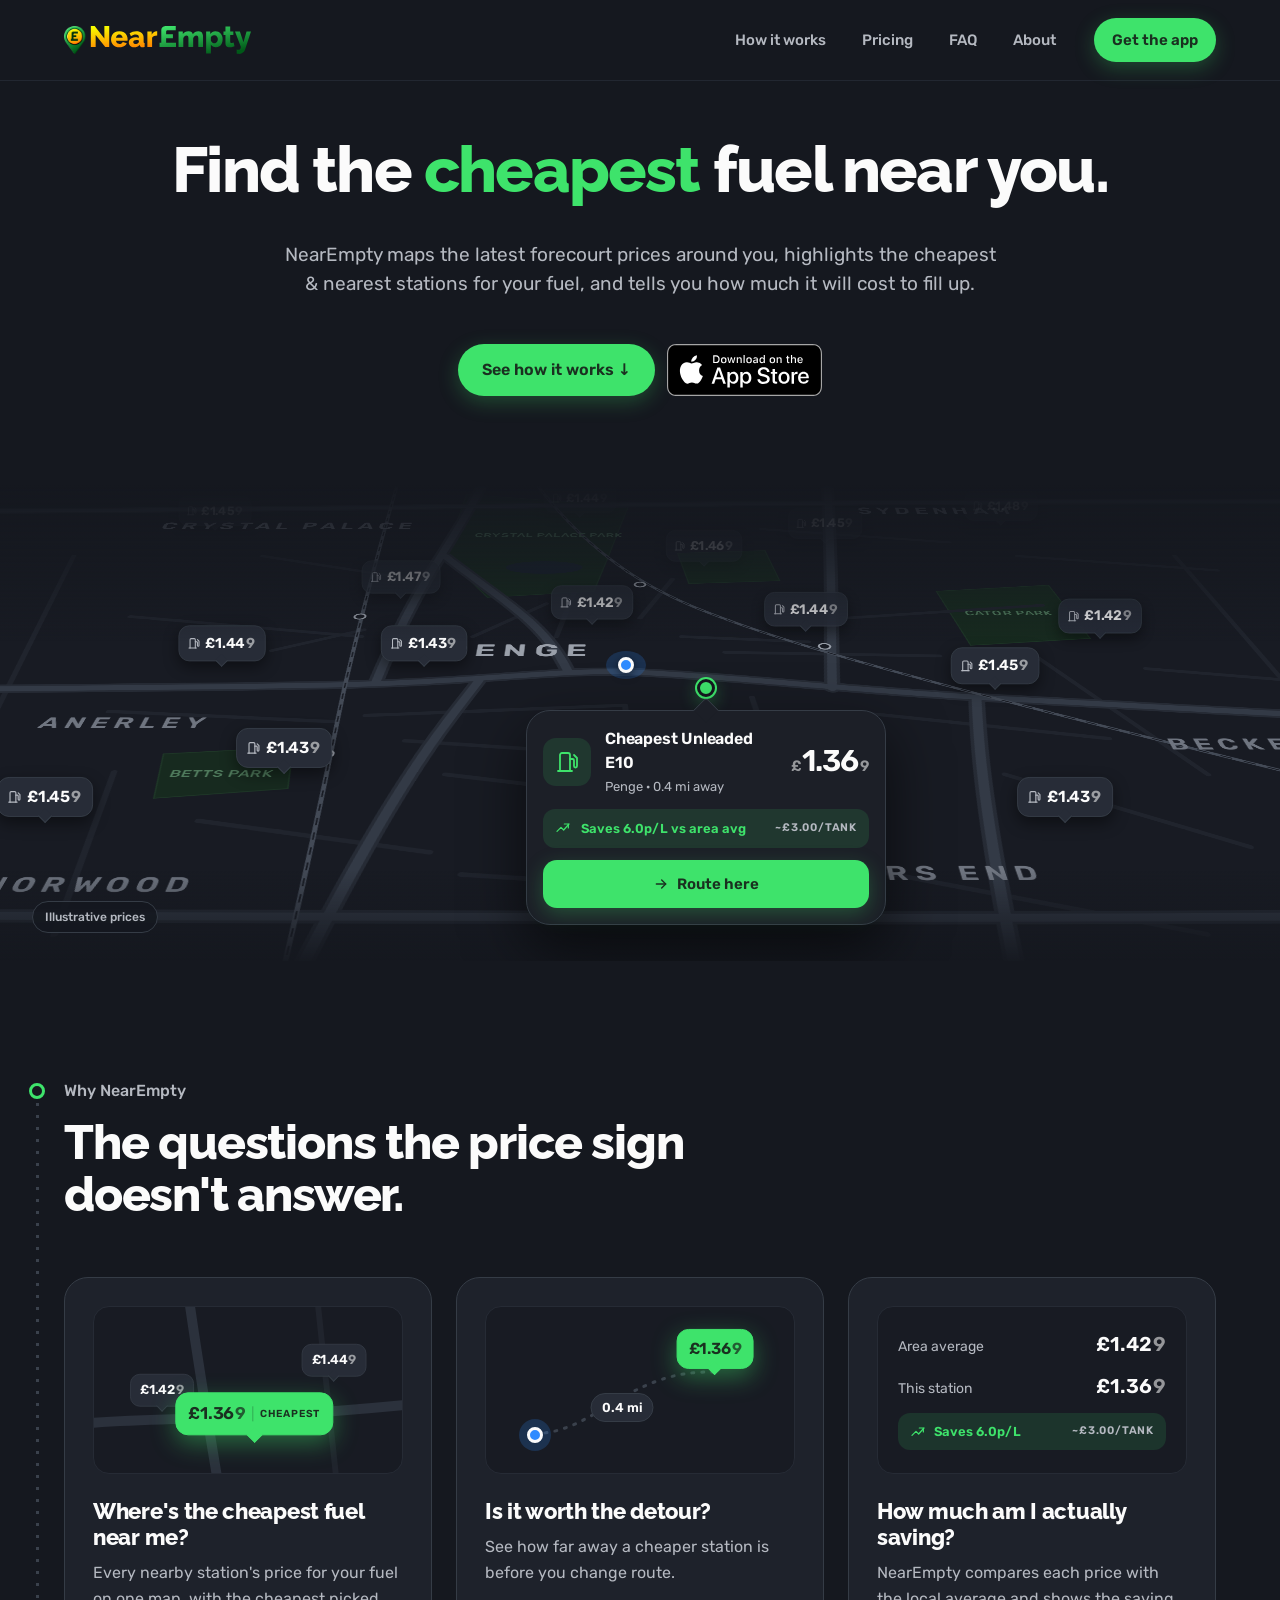
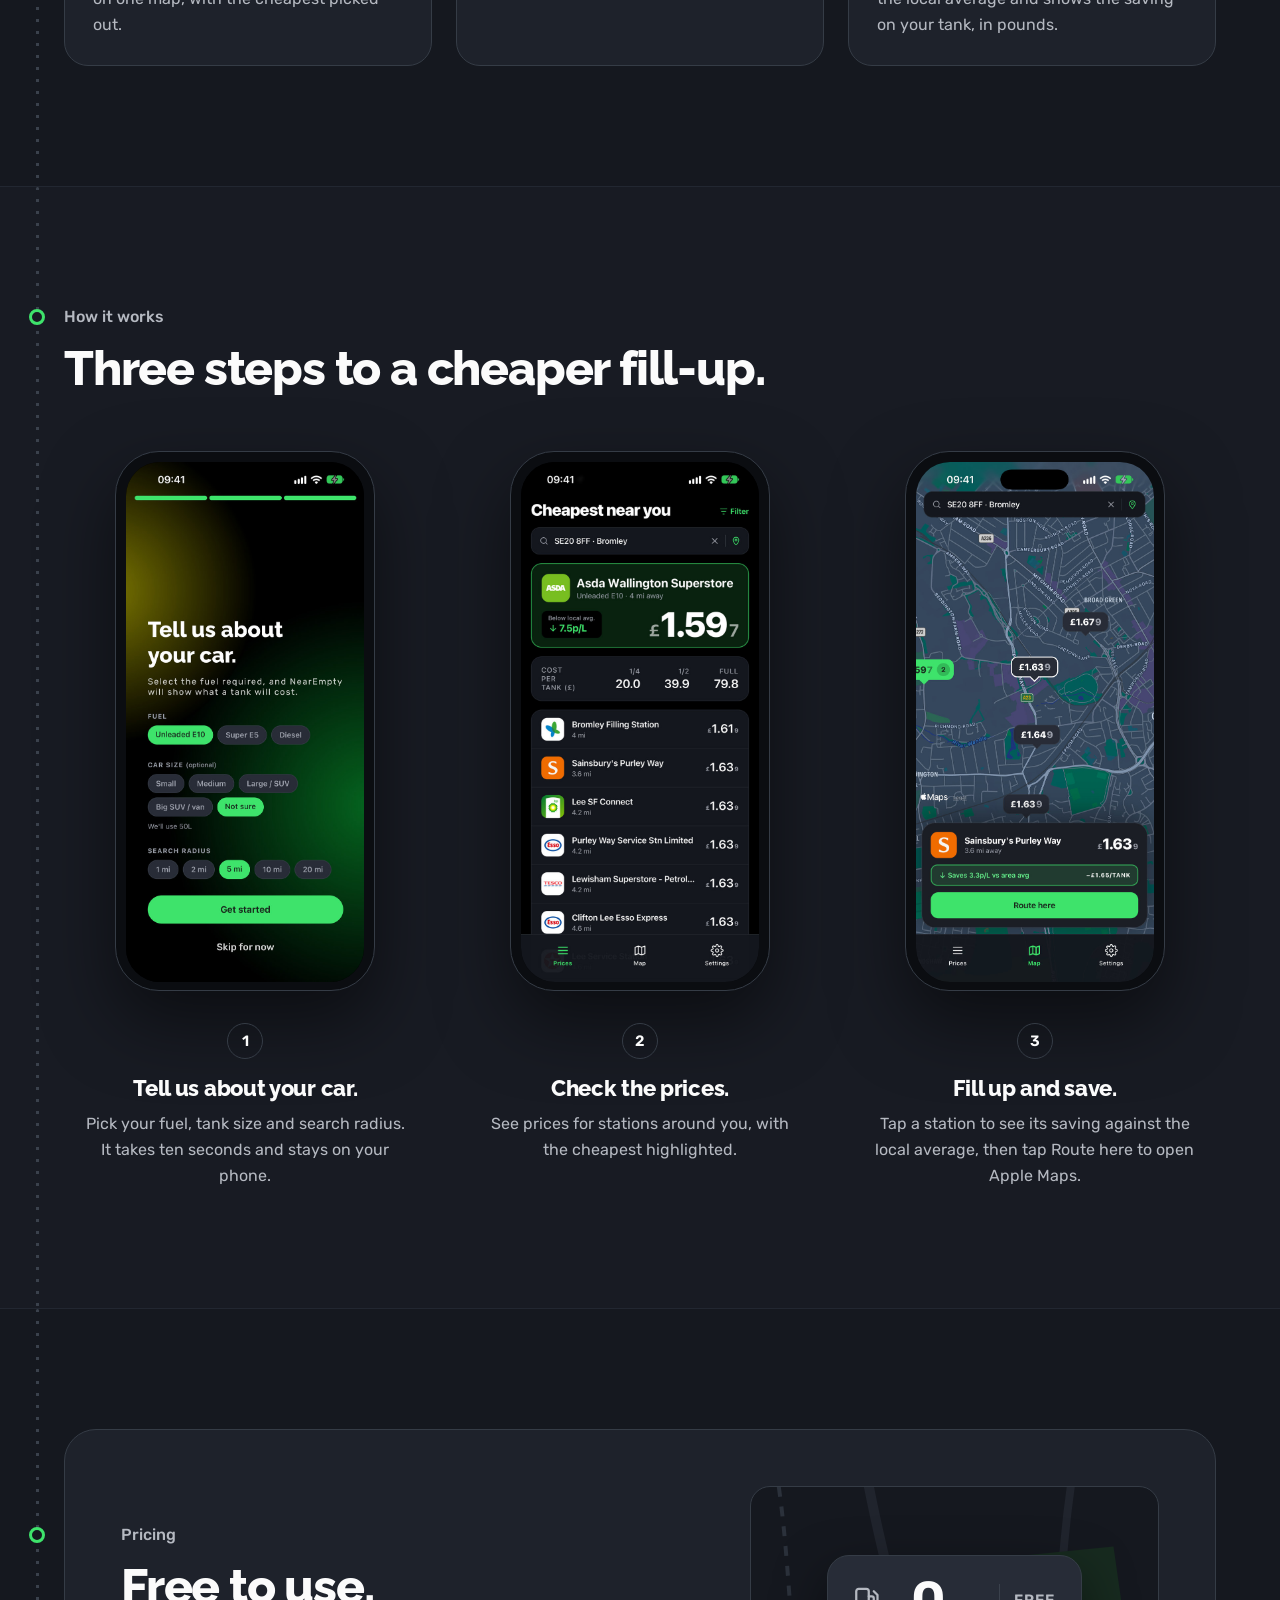
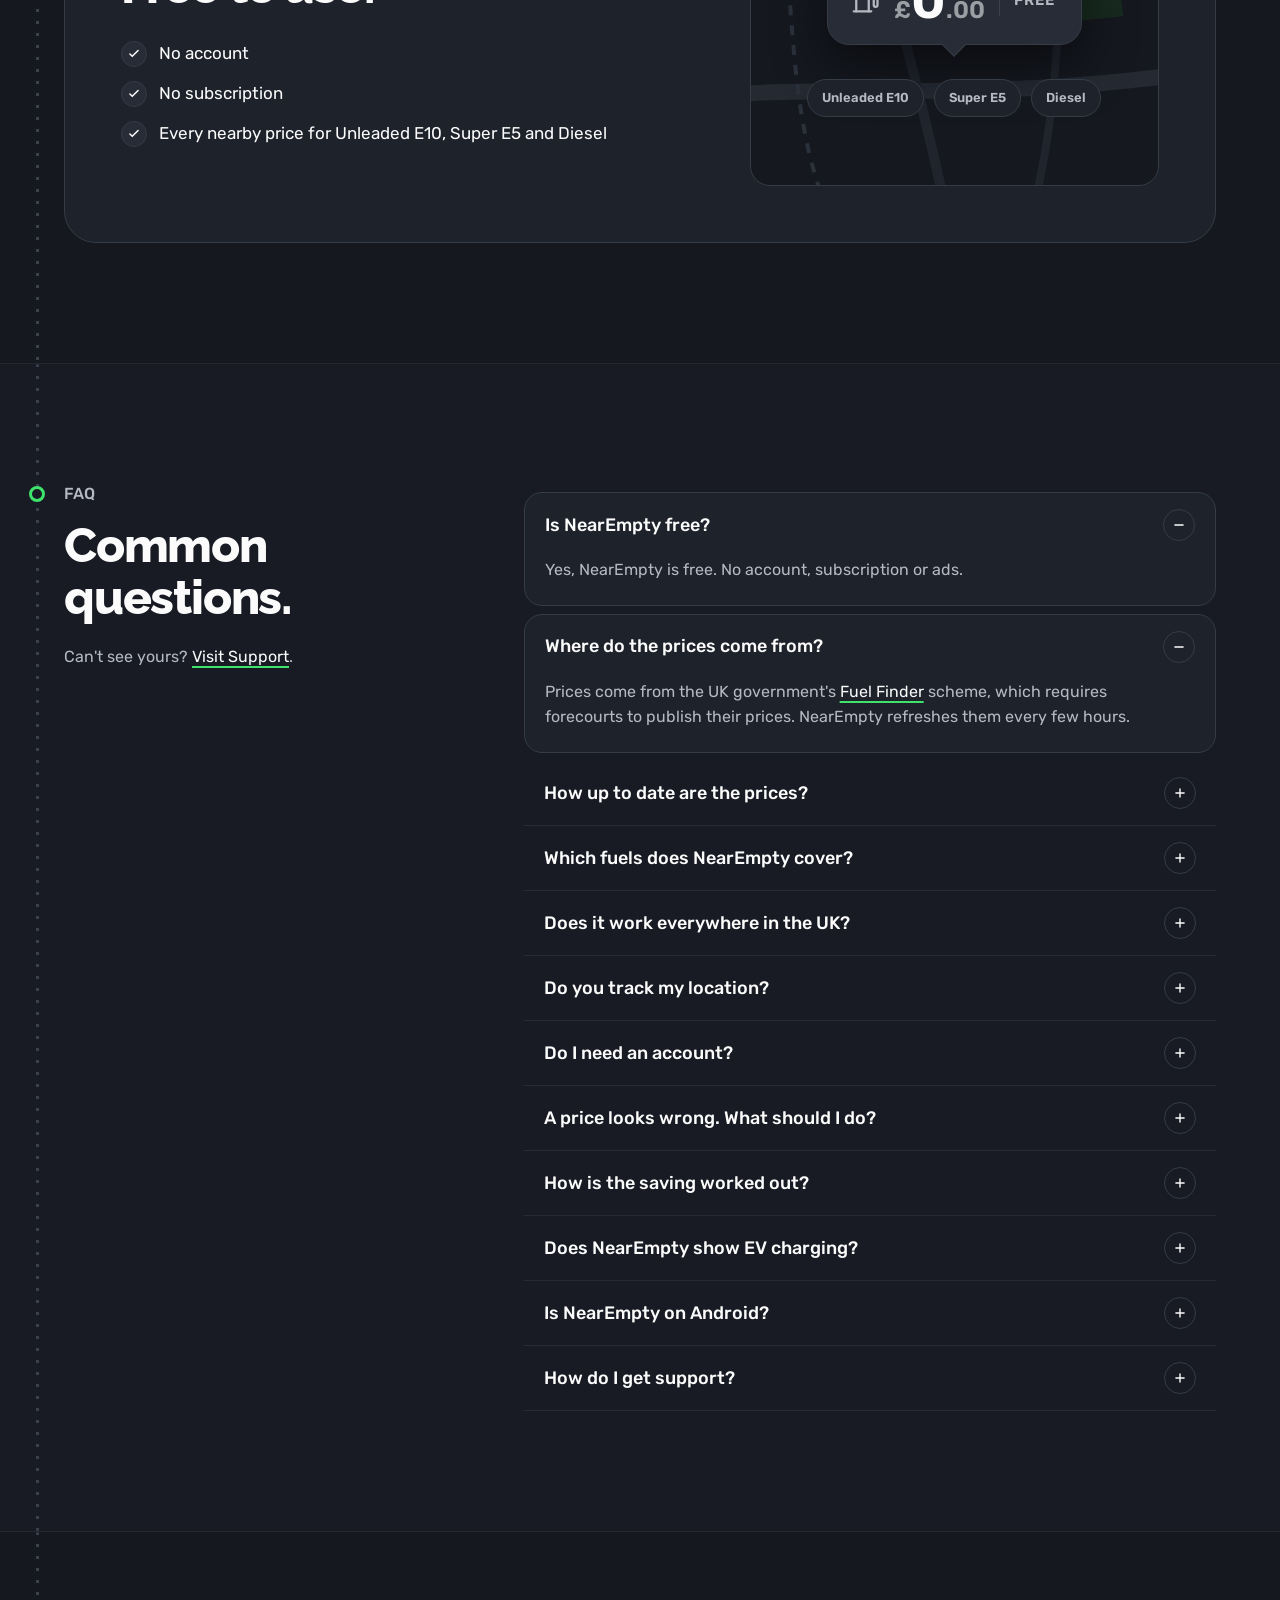
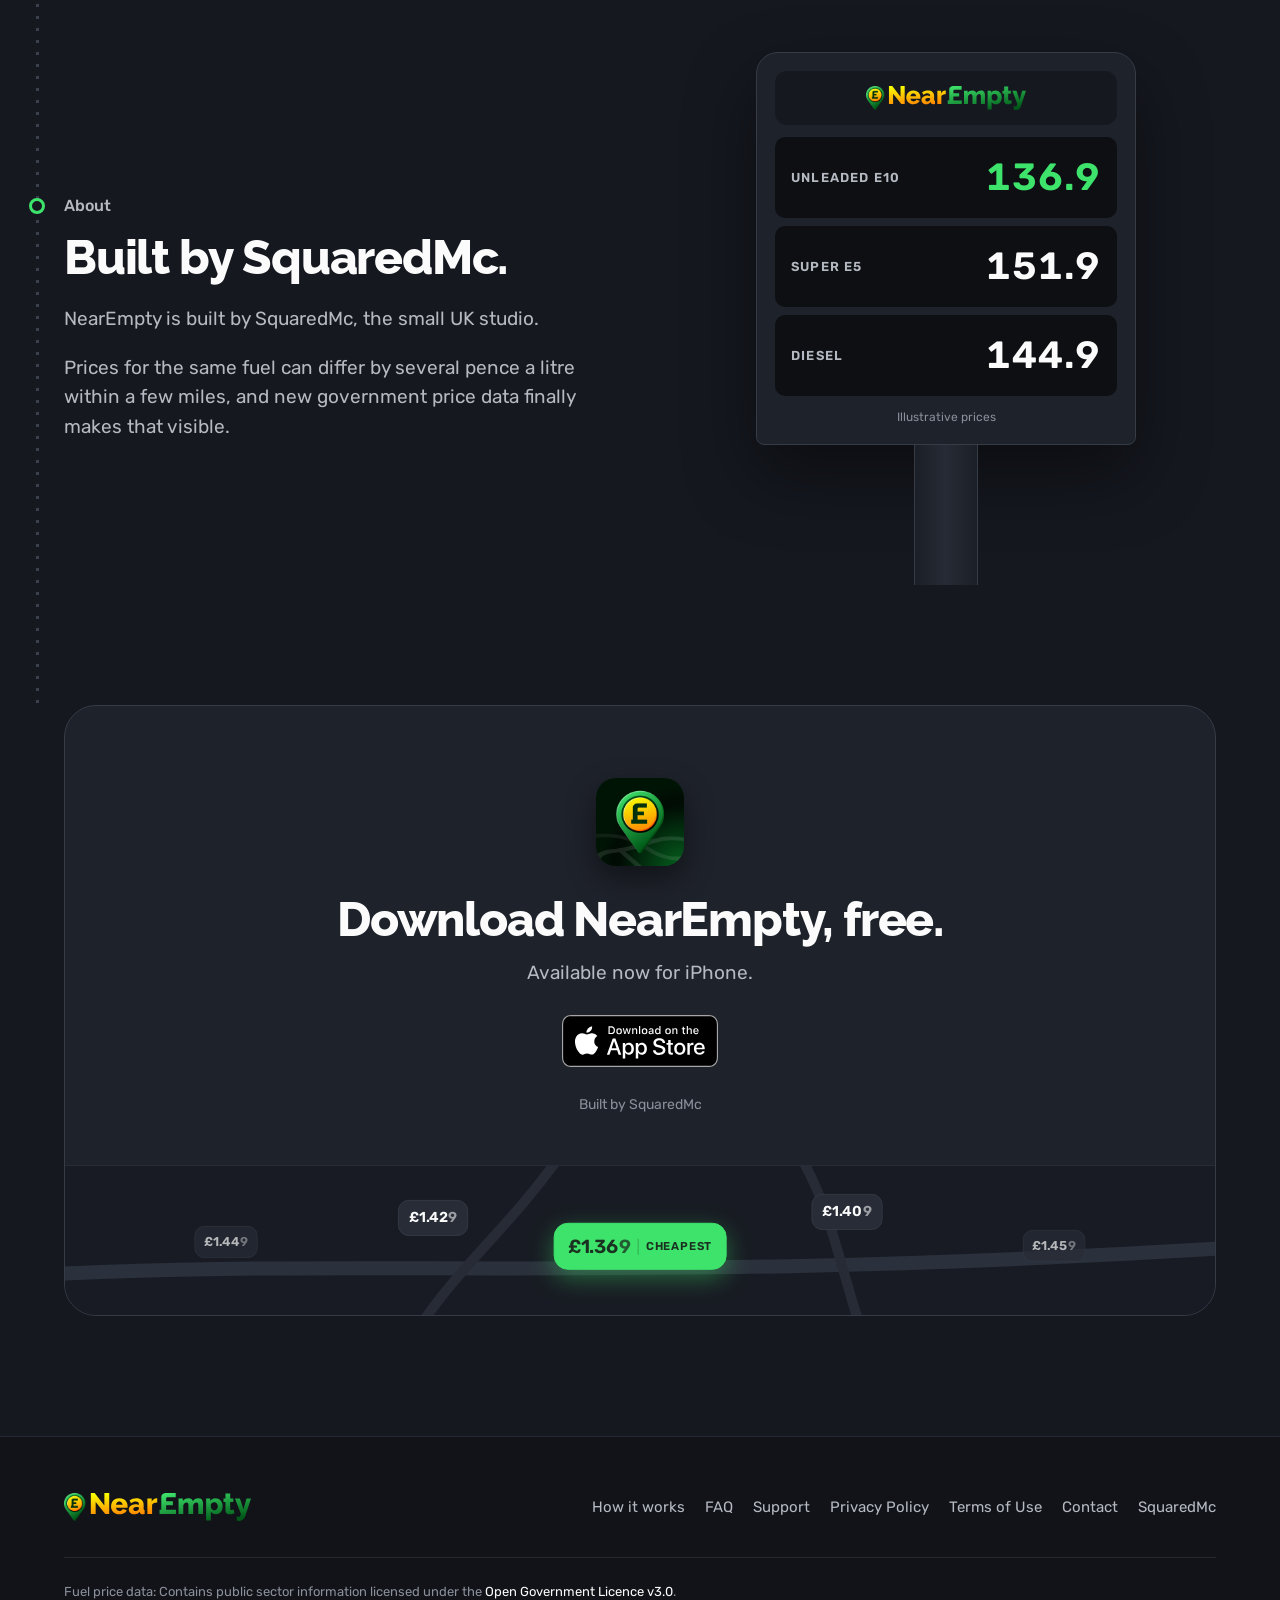
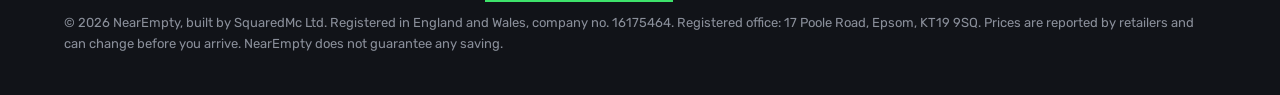
<file: index.html>
<!DOCTYPE html>
<html lang="en-GB">
<head>
<meta charset="UTF-8">
<meta name="viewport" content="width=device-width, initial-scale=1.0">
<title>NearEmpty — Find the cheapest fuel near you | UK petrol and diesel prices</title>
<meta name="description" content="NearEmpty maps the latest UK forecourt prices around you, highlights the cheapest petrol or diesel, and shows what you could save on a full tank. Free, no account needed.">
<link rel="canonical" href="https://squaredmc.com/nearempty/">
<meta name="theme-color" content="#15181f">
<!-- Smart App Banner: Safari on iPhone offers NearEmpty at the top of the page -->
<meta name="apple-itunes-app" content="app-id=6796394766">

<meta property="og:type" content="website">
<meta property="og:title" content="NearEmpty — Find the cheapest fuel near you">
<meta property="og:description" content="The latest UK fuel prices around you on one map, with the cheapest picked out and your saving per tank in pounds.">
<meta property="og:url" content="https://squaredmc.com/nearempty/">
<meta property="og:site_name" content="NearEmpty">
<meta property="og:locale" content="en_GB">
<meta property="og:image" content="https://squaredmc.com/nearempty/assets/og-image.png">
<meta property="og:image:width" content="1200">
<meta property="og:image:height" content="630">
<meta property="og:image:alt" content="NearEmpty: find the cheapest fuel near you, with the app's Prices screen showing the cheapest station nearby">
<meta name="twitter:card" content="summary_large_image">
<meta name="twitter:title" content="NearEmpty — Find the cheapest fuel near you">
<meta name="twitter:description" content="The latest UK fuel prices around you on one map, with the cheapest picked out and your saving per tank in pounds.">
<meta name="twitter:image" content="https://squaredmc.com/nearempty/assets/og-image.png">

<link rel="icon" type="image/png" sizes="192x192" href="assets/icons/favicon-192.png">
<link rel="icon" type="image/png" sizes="32x32" href="assets/icons/favicon-32.png">
<link rel="apple-touch-icon" href="assets/icons/apple-touch-icon.png">
<link rel="preconnect" href="https://fonts.googleapis.com">
<link rel="preconnect" href="https://fonts.gstatic.com" crossorigin>
<link rel="stylesheet" href="https://fonts.googleapis.com/css2?family=Raleway:wght@800&family=Rubik:wght@400;500;600&display=swap">
<link rel="stylesheet" href="css/tokens.css">
<link rel="stylesheet" href="css/styles.css">

<script type="application/ld+json">
{
  "@context": "https://schema.org",
  "@type": "SoftwareApplication",
  "name": "NearEmpty",
  "operatingSystem": "iOS",
  "applicationCategory": "TravelApplication",
  "url": "https://squaredmc.com/nearempty/",
  "downloadUrl": "https://apps.apple.com/gb/app/nearempty/id6796394766",
  "offers": {
    "@type": "Offer",
    "price": "0",
    "priceCurrency": "GBP"
  },
  "publisher": {
    "@type": "Organization",
    "name": "SQUAREDMC LTD",
    "url": "https://squaredmc.com/"
  },
  "description": "NearEmpty shows the latest UK fuel prices for stations near you, highlights the cheapest, and estimates your saving per tank against the local average."
}
</script>
<script type="application/ld+json">
{
  "@context": "https://schema.org",
  "@type": "FAQPage",
  "mainEntity": [
    {
      "@type": "Question",
      "name": "Is NearEmpty free?",
      "acceptedAnswer": { "@type": "Answer", "text": "Yes, NearEmpty is free. No account, subscription or ads." }
    },
    {
      "@type": "Question",
      "name": "Where do the prices come from?",
      "acceptedAnswer": { "@type": "Answer", "text": "Prices come from the UK government's Fuel Finder scheme, which requires forecourts to publish their prices. NearEmpty refreshes them every few hours." }
    },
    {
      "@type": "Question",
      "name": "How up to date are the prices?",
      "acceptedAnswer": { "@type": "Answer", "text": "NearEmpty refreshes prices every few hours and shows the latest price each station has reported. A forecourt can change its price between refreshes, so the price at the pump is the one that counts." }
    },
    {
      "@type": "Question",
      "name": "Which fuels does NearEmpty cover?",
      "acceptedAnswer": { "@type": "Answer", "text": "Unleaded E10, Super E5 and Diesel." }
    },
    {
      "@type": "Question",
      "name": "Does it work everywhere in the UK?",
      "acceptedAnswer": { "@type": "Answer", "text": "NearEmpty shows forecourts across the UK that report their prices to Fuel Finder. Search within 1, 2, 5, 10 or 20 miles of where you are, or of any postcode or town." }
    },
    {
      "@type": "Question",
      "name": "Do you track my location?",
      "acceptedAnswer": { "@type": "Answer", "text": "No. If you allow it, NearEmpty uses your location to find stations near you. It isn't stored or used to build a history of where you've been, and you can search by postcode or town instead. The Privacy Policy explains what the app's ad provider collects." }
    },
    {
      "@type": "Question",
      "name": "Do I need an account?",
      "acceptedAnswer": { "@type": "Answer", "text": "No. Your fuel, tank size and other settings stay on your phone." }
    },
    {
      "@type": "Question",
      "name": "A price looks wrong. What should I do?",
      "acceptedAnswer": { "@type": "Answer", "text": "Prices are reported by the retailers and can change before the next refresh. If one still looks wrong, email hello@squaredmc.com with the station and the price you saw, and we'll look into it." }
    },
    {
      "@type": "Question",
      "name": "How is the saving worked out?",
      "acceptedAnswer": { "@type": "Answer", "text": "NearEmpty takes the difference between a station's price and the local average for your fuel, then multiplies it by your tank size. 6p a litre less on a 50-litre tank is about £3.00." }
    },
    {
      "@type": "Question",
      "name": "Does NearEmpty show EV charging?",
      "acceptedAnswer": { "@type": "Answer", "text": "No. NearEmpty covers Unleaded E10, Super E5 and Diesel." }
    },
    {
      "@type": "Question",
      "name": "Is NearEmpty on Android?",
      "acceptedAnswer": { "@type": "Answer", "text": "Not at the moment. NearEmpty is for iPhone." }
    },
    {
      "@type": "Question",
      "name": "How do I get support?",
      "acceptedAnswer": { "@type": "Answer", "text": "Visit the Support page or email hello@squaredmc.com." }
    }
  ]
}
</script>
</head>
<body>

<a class="skip-link" href="#main">Skip to content</a>

<header class="site-header">
  <div class="wrap header-row">
    <a class="logo" href="#top" aria-label="NearEmpty home">
      <img src="assets/icons/logo.svg" alt="NearEmpty" width="187" height="28">
    </a>
    <nav class="nav" aria-label="Main">
      <a class="navlink" href="#how">How it works</a>
      <a class="navlink" href="#pricing">Pricing</a>
      <a class="navlink" href="#faq">FAQ</a>
      <a class="navlink" href="#about">About</a>
      <a class="btn btn-primary btn-small" href="#download">Get the app</a>
    </nav>
    <button class="menu-toggle" type="button" aria-label="Menu" aria-expanded="false" aria-controls="mobile-menu">
      <svg class="icon-open" width="20" height="20" viewBox="0 0 24 24" fill="none" stroke="#fbfbfb" stroke-width="2" stroke-linecap="round" aria-hidden="true"><path d="M4 7h16"/><path d="M4 12h16"/><path d="M4 17h16"/></svg>
      <svg class="icon-close" width="20" height="20" viewBox="0 0 24 24" fill="none" stroke="#fbfbfb" stroke-width="2" stroke-linecap="round" aria-hidden="true"><path d="M6 6l12 12"/><path d="M18 6L6 18"/></svg>
    </button>
  </div>
  <nav id="mobile-menu" class="mobile-menu" aria-label="Mobile">
    <a class="navlink" href="#how">How it works<svg width="18" height="18" viewBox="0 0 24 24" fill="none" stroke="#8a8f9a" stroke-width="2" stroke-linecap="round" stroke-linejoin="round" aria-hidden="true"><path d="M9 6l6 6-6 6"/></svg></a>
    <a class="navlink" href="#pricing">Pricing<svg width="18" height="18" viewBox="0 0 24 24" fill="none" stroke="#8a8f9a" stroke-width="2" stroke-linecap="round" stroke-linejoin="round" aria-hidden="true"><path d="M9 6l6 6-6 6"/></svg></a>
    <a class="navlink" href="#faq">FAQ<svg width="18" height="18" viewBox="0 0 24 24" fill="none" stroke="#8a8f9a" stroke-width="2" stroke-linecap="round" stroke-linejoin="round" aria-hidden="true"><path d="M9 6l6 6-6 6"/></svg></a>
    <a class="navlink" href="#about">About<svg width="18" height="18" viewBox="0 0 24 24" fill="none" stroke="#8a8f9a" stroke-width="2" stroke-linecap="round" stroke-linejoin="round" aria-hidden="true"><path d="M9 6l6 6-6 6"/></svg></a>
    <a class="btn btn-primary" href="#download">Get the app</a>
    <p class="mobile-menu-note">Free to use, with one small ad. No account needed.</p>
  </nav>
</header>

<main id="main">

  <!-- Hero -->
  <section class="hero" aria-labelledby="hero-title">
    <div class="hero-copy">
      <h1 id="hero-title" class="hero-title">Find the <span class="hl">cheapest</span> fuel near you.</h1>
      <p class="lede">NearEmpty maps the latest forecourt prices around you, highlights the cheapest &amp;&nbsp;nearest stations for your fuel, and tells you how much it will cost to fill up.</p>
      <div class="hero-ctas">
        <a class="btn btn-primary" href="#how">See how it works ↓</a>
        <!-- Apple's official badge: use it unmodified and at least 40px tall -->
        <a class="app-store-badge" href="https://apps.apple.com/gb/app/nearempty/id6796394766"><img src="assets/icons/app-store-badge.svg" alt="Download on the App Store" width="156" height="52"></a>
      </div>
    </div>

    <div class="hero-stage" role="img" aria-label="Illustrative map of Penge, SE20, seen in perspective and covered in fuel prices. The cheapest Unleaded E10 is £1.369, 0.4 miles away.">
      <div class="hero-map">
        <svg aria-hidden="true">
          <g class="hero-map-art">
            <rect x="-800" y="-600" width="3800" height="2600" fill="#181b23"/>
            <g fill="#172a1f" stroke="#1e3627" stroke-width="2">
              <path d="M700 60 L980 110 L950 300 L930 420 L770 440 L690 300 Z"/>
              <path d="M1060 290 L1200 280 L1215 385 L1075 395 Z"/>
              <path d="M1450 420 L1625 400 L1645 565 L1470 585 Z"/>
              <path d="M400 860 L560 845 L572 935 L415 955 Z"/>
              <path d="M1100 830 L1185 822 L1192 892 L1108 900 Z"/>
            </g>
            <ellipse cx="850" cy="340" rx="60" ry="22" fill="#18232f"/>
            <g fill="none" stroke="#20242d" stroke-width="8" stroke-linecap="round">
              <path d="M640 770 L980 745"/><path d="M700 830 L1000 865"/><path d="M760 905 L1060 965"/>
              <path d="M980 745 L1000 1010"/><path d="M1150 725 L1180 1010"/><path d="M1300 765 L1600 825"/>
              <path d="M1550 605 L1700 905"/><path d="M1300 505 L1600 465"/><path d="M1120 605 L1420 615"/>
              <path d="M880 560 L900 425"/><path d="M1000 505 L1050 380"/><path d="M760 560 L860 460"/>
              <path d="M480 600 L600 540"/><path d="M300 760 L600 785"/><path d="M350 900 L380 1200"/>
              <path d="M480 1000 L760 1060"/><path d="M800 1100 L1200 1140"/><path d="M1450 905 L1700 1050"/>
              <path d="M1600 300 L1900 350"/><path d="M1200 200 L1500 250"/><path d="M400 300 L650 380"/>
              <path d="M250 500 L600 560"/><path d="M1700 650 L2000 700"/><path d="M1850 300 L1900 1000"/>
              <path d="M100 300 L200 1200"/><path d="M1000 1010 L1600 1200"/><path d="M1060 560 L1240 575"/>
            </g>
            <g fill="none" stroke-linecap="round" stroke-linejoin="round">
              <g stroke="#262b35" stroke-width="22">
                <path d="M-800 720 C200 700 500 700 640 690 C800 680 900 650 1000 660 C1150 675 1300 710 1500 730 C1800 760 2100 800 3000 860"/>
                <path d="M640 690 C650 520 670 380 690 260 C710 120 740 0 760 -600"/>
                <path d="M780 682 C740 820 660 1000 560 2000"/>
                <path d="M900 655 C860 520 800 460 690 300"/>
                <path d="M1260 702 C1280 500 1310 300 1380 -600"/>
                <path d="M1450 728 C1420 900 1380 1150 1340 2000"/>
                <path d="M-800 1180 C400 1150 1000 1200 3000 1150"/>
                <path d="M-800 120 C300 160 900 60 3000 100"/>
              </g>
              <g stroke="#333a46" stroke-width="13">
                <path d="M-800 720 C200 700 500 700 640 690 C800 680 900 650 1000 660 C1150 675 1300 710 1500 730 C1800 760 2100 800 3000 860"/>
                <path d="M640 690 C650 520 670 380 690 260 C710 120 740 0 760 -600"/>
                <path d="M780 682 C740 820 660 1000 560 2000"/>
                <path d="M900 655 C860 520 800 460 690 300"/>
                <path d="M1260 702 C1280 500 1310 300 1380 -600"/>
                <path d="M1450 728 C1420 900 1380 1150 1340 2000"/>
                <path d="M-800 1180 C400 1150 1000 1200 3000 1150"/>
                <path d="M-800 120 C300 160 900 60 3000 100"/>
              </g>
            </g>
            <g fill="none">
              <path d="M560 -600 C575 200 590 500 600 700 C615 950 640 1200 660 2000" stroke="#434a56" stroke-width="6"/>
              <path d="M560 -600 C575 200 590 500 600 700 C615 950 640 1200 660 2000" stroke="#181b23" stroke-width="2" stroke-dasharray="14 14"/>
              <path d="M640 -600 C820 150 960 360 1080 470 C1250 620 1500 760 3000 1500" stroke="#434a56" stroke-width="6"/>
              <path d="M640 -600 C820 150 960 360 1080 470 C1250 620 1500 760 3000 1500" stroke="#181b23" stroke-width="2" stroke-dasharray="14 14"/>
            </g>
            <g fill="#181b23" stroke="#9aa0aa" stroke-width="3">
              <circle cx="588" cy="500" r="8"/><circle cx="606" cy="860" r="8"/><circle cx="1000" cy="398" r="8"/><circle cx="1262" cy="588" r="8"/>
            </g>
            <g font-family="Rubik, sans-serif" font-weight="500" fill="#4f7a5c" font-size="20" letter-spacing="1">
              <text x="730" y="230">CRYSTAL PALACE PARK</text><text x="1480" y="496">CATOR PARK</text><text x="420" y="910">BETTS PARK</text>
            </g>
            <g font-family="Rubik, sans-serif" font-weight="600" fill="#6f7580" font-size="36" letter-spacing="8" text-anchor="middle">
              <text x="420" y="200">CRYSTAL PALACE</text><text x="1500" y="140">SYDENHAM</text><text x="330" y="800">ANERLEY</text><text x="1820" y="850">BECKENHAM</text><text x="1300" y="1110">ELMERS END</text><text x="300" y="1130">SOUTH NORWOOD</text>
            </g>
            <text x="830" y="616" fill="#9aa0aa" font-family="Rubik, sans-serif" font-weight="600" font-size="48" letter-spacing="10" text-anchor="middle">PENGE</text>
          </g>
        </svg>
      </div>
      <!-- Price pins, the cheapest station's marker and the "you are here" dot are placed by js/main.js -->
      <div class="hero-pins" aria-hidden="true"></div>
      <div class="hero-fog" aria-hidden="true"></div>
      <div class="hero-fade" aria-hidden="true"></div>
      <div class="hero-chip">Illustrative prices</div>
    </div>

    <div class="hero-card-wrap">
      <div class="hero-card station-card">
        <div class="station-head">
          <div class="station-icon">
            <svg width="24" height="24" viewBox="0 0 24 24" fill="none" stroke="#3ee36b" stroke-width="1.8" stroke-linecap="round" stroke-linejoin="round" aria-hidden="true"><path d="M5 21V5a2 2 0 012-2h6a2 2 0 012 2v16"/><path d="M3 21h14"/><path d="M15 9h2.5a1.5 1.5 0 011.5 1.5V16a1.5 1.5 0 003 0V8l-3-3"/></svg>
          </div>
          <div class="station-info">
            <p class="station-name">Cheapest Unleaded E10</p>
            <p class="station-meta">Penge · 0.4 mi away</p>
          </div>
          <p class="station-price"><span aria-hidden="true"><span class="unit">£</span><span class="big">1.36</span><span class="unit tail">9</span></span><span class="sr-only">£1.369 a litre</span></p>
        </div>
        <div class="saving">
          <svg width="16" height="16" viewBox="0 0 24 24" fill="none" stroke="#3ee36b" stroke-width="1.8" stroke-linecap="round" stroke-linejoin="round" aria-hidden="true"><path d="M3 17l6-6 4 4 8-9"/><path d="M14 6h6v6"/></svg>
          <p class="saving-text">Saves 6.0p/L vs area avg</p>
          <p class="saving-tank">~£3.00/tank</p>
        </div>
        <a class="btn btn-primary btn-route" href="#how">
          <svg width="16" height="16" viewBox="0 0 24 24" fill="none" stroke="#1a3020" stroke-width="2" stroke-linecap="round" stroke-linejoin="round" aria-hidden="true"><path d="M5 12h14"/><path d="M13 6l6 6-6 6"/></svg>
          Route here
        </a>
      </div>
    </div>
  </section>

  <!-- Why NearEmpty -->
  <section class="section" id="why" aria-labelledby="why-title">
    <div class="wrap route route-first">
      <div class="section-head">
        <p class="eyebrow">Why NearEmpty</p>
        <h2 id="why-title" class="h2">The questions the price sign doesn't answer.</h2>
      </div>
      <div class="grid3">
        <article class="card">
          <div class="vis" aria-hidden="true">
            <svg viewBox="0 0 360 168" preserveAspectRatio="xMidYMid slice" fill="none"><path d="M-10 120 C80 110 160 118 370 96" stroke="#2b313c" stroke-width="10"/><path d="M120 -10 C130 60 140 120 150 180" stroke="#2b313c" stroke-width="10"/><path d="M250 -10 L270 180" stroke="#20242d" stroke-width="6"/></svg>
            <div class="tag" style="left: 22%; top: 62%; --k: 0.82"><div class="tag-body"><span>£1.42<span class="tail">9</span></span></div><div class="tag-tip"></div></div>
            <div class="tag" style="left: 78%; top: 44%; --k: 0.82"><div class="tag-body"><span>£1.44<span class="tail">9</span></span></div><div class="tag-tip"></div></div>
            <div class="tag tag-cheap" style="left: 52%; top: 80%"><div class="tag-body"><span>£1.36<span class="tail">9</span></span><span class="tag-rule"></span><span class="tag-label">Cheapest</span></div><div class="tag-tip"></div></div>
          </div>
          <h3 class="h3">Where's the cheapest fuel near me?</h3>
          <p class="copy">Every nearby station's price for your fuel on one map, with the cheapest picked out.</p>
        </article>

        <article class="card">
          <div class="vis vis-detour" aria-hidden="true">
            <svg class="vis-route" viewBox="0 0 300 168" preserveAspectRatio="none" fill="none"><path d="M45 128 C105 128 140 62 225 66" stroke="#3a414c" stroke-width="3" stroke-dasharray="2 8" stroke-linecap="round" vector-effect="non-scaling-stroke"/></svg>
            <div class="you-are-here" style="left: calc(50% - var(--d) * 0.7); top: 128px"></div>
            <div class="tag tag-cheap" style="left: calc(50% + var(--d) * 0.5); top: 66px; font-size: 16px"><div class="tag-body"><span>£1.36<span class="tail">9</span></span></div><div class="tag-tip"></div></div>
            <div class="distance-chip">0.4 mi</div>
          </div>
          <h3 class="h3">Is it worth the detour?</h3>
          <p class="copy">See how far away a cheaper station is before you change route.</p>
        </article>

        <article class="card">
          <div class="vis vis-compare" aria-hidden="true">
            <div class="compare-row"><span>Area average</span><strong>£1.42<span class="tail">9</span></strong></div>
            <div class="compare-row"><span>This station</span><strong>£1.36<span class="tail">9</span></strong></div>
            <div class="saving">
              <svg width="16" height="16" viewBox="0 0 24 24" fill="none" stroke="#3ee36b" stroke-width="1.8" stroke-linecap="round" stroke-linejoin="round"><path d="M3 17l6-6 4 4 8-9"/><path d="M14 6h6v6"/></svg>
              <span class="saving-text">Saves 6.0p/L</span>
              <span class="saving-tank">~£3.00/tank</span>
            </div>
          </div>
          <h3 class="h3">How much am I actually saving?</h3>
          <p class="copy">NearEmpty compares each price with the local average and shows the saving on your tank, in pounds.</p>
        </article>
      </div>
    </div>
  </section>

  <!-- How it works -->
  <section class="section band" id="how" aria-labelledby="how-title">
    <div class="wrap route">
      <div class="section-head">
        <p class="eyebrow">How it works</p>
        <h2 id="how-title" class="h2">Three steps to a cheaper fill-up.</h2>
      </div>
      <ol class="steps">
        <li class="step">
          <div class="phone">
            <img class="screen" src="assets/screenshots/1-car-setup.jpg" alt="NearEmpty's car setup screen: choose your fuel, car size and search radius, then tap Get started" width="240" height="521" loading="lazy" decoding="async">
          </div>
          <div class="step-num" aria-hidden="true">1</div>
          <h3 class="h3">Tell us about your car.</h3>
          <p class="copy">Pick your fuel, tank size and search radius. It takes ten seconds and stays on your phone.</p>
        </li>

        <li class="step">
          <div class="phone">
            <img class="screen" src="assets/screenshots/2-prices.jpg" alt="NearEmpty's Prices screen: the cheapest Unleaded E10 near SE20 highlighted in green, what a quarter, half and full tank cost, and nearby stations below" width="240" height="521" loading="lazy" decoding="async">
          </div>
          <div class="step-num" aria-hidden="true">2</div>
          <h3 class="h3">Check the prices.</h3>
          <p class="copy">See prices for stations around you, with the cheapest highlighted.</p>
        </li>

        <li class="step">
          <div class="phone">
            <img class="screen" src="assets/screenshots/3-map.jpg" alt="NearEmpty's map: nearby fuel prices on pins, and a station card showing its saving against the area average with a Route here button" width="240" height="521" loading="lazy" decoding="async">
          </div>
          <div class="step-num" aria-hidden="true">3</div>
          <h3 class="h3">Fill up and save.</h3>
          <p class="copy">Tap a station to see its saving against the local average, then tap Route here to open Apple Maps.</p>
        </li>
      </ol>
    </div>
  </section>

  <!-- Pricing -->
  <section class="section" id="pricing" aria-labelledby="pricing-title">
    <div class="wrap route">
      <div class="free-card">
        <div>
          <p class="eyebrow">Pricing</p>
          <h2 id="pricing-title" class="h2">Free to use.</h2>
          <ul class="ticks">
            <li><span class="tick"><svg width="14" height="14" viewBox="0 0 24 24" fill="none" stroke="#fbfbfb" stroke-width="2.6" stroke-linecap="round" stroke-linejoin="round" aria-hidden="true"><path d="M5 12l4 4 10-10"/></svg></span>No account</li>
            <li><span class="tick"><svg width="14" height="14" viewBox="0 0 24 24" fill="none" stroke="#fbfbfb" stroke-width="2.6" stroke-linecap="round" stroke-linejoin="round" aria-hidden="true"><path d="M5 12l4 4 10-10"/></svg></span>No subscription</li>
            <li><span class="tick"><svg width="14" height="14" viewBox="0 0 24 24" fill="none" stroke="#fbfbfb" stroke-width="2.6" stroke-linecap="round" stroke-linejoin="round" aria-hidden="true"><path d="M5 12l4 4 10-10"/></svg></span>Every nearby price for Unleaded E10, Super E5 and Diesel</li>
          </ul>
        </div>
        <div class="free-vis" aria-hidden="true">
          <svg viewBox="0 0 480 300" preserveAspectRatio="xMidYMid slice" fill="none"><path d="M-20 212 C120 196 260 220 500 184" stroke="#242932" stroke-width="16" stroke-linecap="round"/><path d="M150 -20 C170 90 200 180 230 320" stroke="#20242d" stroke-width="10"/><path d="M360 -20 C340 100 350 200 320 320" stroke="#20242d" stroke-width="8"/><path d="M60 -20 C80 100 70 220 110 320" stroke="#2b313b" stroke-width="4" stroke-dasharray="10 10"/><path d="M300 70 L400 60 L410 130 L310 140 Z" fill="#172a1f"/></svg>
          <div class="free-pin">
            <div class="free-tag">
              <svg width="30" height="30" viewBox="0 0 24 24" fill="none" stroke="#b5b9c1" stroke-width="1.8" stroke-linecap="round" stroke-linejoin="round"><path d="M5 21V5a2 2 0 012-2h6a2 2 0 012 2v16"/><path d="M3 21h14"/><path d="M15 9h2.5a1.5 1.5 0 011.5 1.5V16a1.5 1.5 0 003 0V8l-3-3"/></svg>
              <span class="free-price"><span class="unit">£</span>0<span class="unit cents">.00</span></span>
              <span class="free-rule"></span>
              <span class="free-label">Free</span>
            </div>
            <div class="free-tip"></div>
            <div class="free-fuels"><span>Unleaded E10</span><span>Super E5</span><span>Diesel</span></div>
          </div>
        </div>
      </div>
    </div>
  </section>

  <!-- FAQ: if you change a question or answer, update the FAQPage JSON-LD in the <head> too -->
  <section class="section band" id="faq" aria-labelledby="faq-title">
    <div class="wrap route faq-grid">
      <div class="faq-intro">
        <p class="eyebrow">FAQ</p>
        <h2 id="faq-title" class="h2">Common questions.</h2>
        <p class="copy">Can't see yours? <a class="textlink" href="support.html">Visit Support</a>.</p>
      </div>
      <div>
        <details class="faq-item" open>
          <summary>Is NearEmpty free?<span class="faq-icon" aria-hidden="true"><svg width="14" height="14" viewBox="0 0 24 24" fill="none" stroke="#fbfbfb" stroke-width="2.4" stroke-linecap="round"><path d="M5 12h14"/><path class="faq-plus" d="M12 5v14"/></svg></span></summary>
          <p>Yes, NearEmpty is free. No account, subscription or ads.</p>
        </details>
        <details class="faq-item" open>
          <summary>Where do the prices come from?<span class="faq-icon" aria-hidden="true"><svg width="14" height="14" viewBox="0 0 24 24" fill="none" stroke="#fbfbfb" stroke-width="2.4" stroke-linecap="round"><path d="M5 12h14"/><path class="faq-plus" d="M12 5v14"/></svg></span></summary>
          <p>Prices come from the UK government's <a class="textlink" href="https://www.gov.uk/government/collections/fuel-finder" target="_blank" rel="noopener">Fuel Finder</a> scheme, which requires forecourts to publish their prices. NearEmpty refreshes them every few hours.</p>
        </details>
        <details class="faq-item">
          <summary>How up to date are the prices?<span class="faq-icon" aria-hidden="true"><svg width="14" height="14" viewBox="0 0 24 24" fill="none" stroke="#fbfbfb" stroke-width="2.4" stroke-linecap="round"><path d="M5 12h14"/><path class="faq-plus" d="M12 5v14"/></svg></span></summary>
          <p>NearEmpty refreshes prices every few hours and shows the latest price each station has reported. A forecourt can change its price between refreshes, so the price at the pump is the one that counts.</p>
        </details>
        <details class="faq-item">
          <summary>Which fuels does NearEmpty cover?<span class="faq-icon" aria-hidden="true"><svg width="14" height="14" viewBox="0 0 24 24" fill="none" stroke="#fbfbfb" stroke-width="2.4" stroke-linecap="round"><path d="M5 12h14"/><path class="faq-plus" d="M12 5v14"/></svg></span></summary>
          <p>Unleaded E10, Super E5 and Diesel.</p>
        </details>
        <details class="faq-item">
          <summary>Does it work everywhere in the UK?<span class="faq-icon" aria-hidden="true"><svg width="14" height="14" viewBox="0 0 24 24" fill="none" stroke="#fbfbfb" stroke-width="2.4" stroke-linecap="round"><path d="M5 12h14"/><path class="faq-plus" d="M12 5v14"/></svg></span></summary>
          <p>NearEmpty shows forecourts across the UK that report their prices to Fuel Finder. Search within 1, 2, 5, 10 or 20 miles of where you are, or of any postcode or town.</p>
        </details>
        <details class="faq-item">
          <summary>Do you track my location?<span class="faq-icon" aria-hidden="true"><svg width="14" height="14" viewBox="0 0 24 24" fill="none" stroke="#fbfbfb" stroke-width="2.4" stroke-linecap="round"><path d="M5 12h14"/><path class="faq-plus" d="M12 5v14"/></svg></span></summary>
          <p>No. If you allow it, NearEmpty uses your location to find stations near you. It isn't stored or used to build a history of where you've been, and you can search by postcode or town instead. The <a class="textlink" href="privacy.html">Privacy Policy</a> explains what the app's ad provider collects.</p>
        </details>
        <details class="faq-item">
          <summary>Do I need an account?<span class="faq-icon" aria-hidden="true"><svg width="14" height="14" viewBox="0 0 24 24" fill="none" stroke="#fbfbfb" stroke-width="2.4" stroke-linecap="round"><path d="M5 12h14"/><path class="faq-plus" d="M12 5v14"/></svg></span></summary>
          <p>No. Your fuel, tank size and other settings stay on your phone.</p>
        </details>
        <details class="faq-item">
          <summary>A price looks wrong. What should I do?<span class="faq-icon" aria-hidden="true"><svg width="14" height="14" viewBox="0 0 24 24" fill="none" stroke="#fbfbfb" stroke-width="2.4" stroke-linecap="round"><path d="M5 12h14"/><path class="faq-plus" d="M12 5v14"/></svg></span></summary>
          <p>Prices are reported by the retailers and can change before the next refresh. If one still looks wrong, <a class="textlink" href="mailto:hello@squaredmc.com">email us</a> with the station and the price you saw, and we'll look into it.</p>
        </details>
        <details class="faq-item">
          <summary>How is the saving worked out?<span class="faq-icon" aria-hidden="true"><svg width="14" height="14" viewBox="0 0 24 24" fill="none" stroke="#fbfbfb" stroke-width="2.4" stroke-linecap="round"><path d="M5 12h14"/><path class="faq-plus" d="M12 5v14"/></svg></span></summary>
          <p>NearEmpty takes the difference between a station's price and the local average for your fuel, then multiplies it by your tank size. 6p a litre less on a 50-litre tank is about £3.00.</p>
        </details>
        <details class="faq-item">
          <summary>Does NearEmpty show EV charging?<span class="faq-icon" aria-hidden="true"><svg width="14" height="14" viewBox="0 0 24 24" fill="none" stroke="#fbfbfb" stroke-width="2.4" stroke-linecap="round"><path d="M5 12h14"/><path class="faq-plus" d="M12 5v14"/></svg></span></summary>
          <p>No. NearEmpty covers Unleaded E10, Super E5 and Diesel.</p>
        </details>
        <details class="faq-item">
          <summary>Is NearEmpty on Android?<span class="faq-icon" aria-hidden="true"><svg width="14" height="14" viewBox="0 0 24 24" fill="none" stroke="#fbfbfb" stroke-width="2.4" stroke-linecap="round"><path d="M5 12h14"/><path class="faq-plus" d="M12 5v14"/></svg></span></summary>
          <p>Not at the moment. NearEmpty is for iPhone.</p>
        </details>
        <details class="faq-item">
          <summary>How do I get support?<span class="faq-icon" aria-hidden="true"><svg width="14" height="14" viewBox="0 0 24 24" fill="none" stroke="#fbfbfb" stroke-width="2.4" stroke-linecap="round"><path d="M5 12h14"/><path class="faq-plus" d="M12 5v14"/></svg></span></summary>
          <p>Visit the <a class="textlink" href="support.html">Support page</a> or email <a class="textlink" href="mailto:hello@squaredmc.com">hello@squaredmc.com</a>.</p>
        </details>
      </div>
    </div>
  </section>

  <!-- About -->
  <section class="section" id="about" aria-labelledby="about-title">
    <div class="wrap route split">
      <div>
        <p class="eyebrow">About</p>
        <h2 id="about-title" class="h2">Built by SquaredMc.</h2>
        <p class="lede">NearEmpty is built by SquaredMc, the small UK studio.</p>
        <p class="lede">Prices for the same fuel can differ by several pence a litre within a few miles, and new government price data finally makes that visible.</p>
      </div>
      <div class="board-wrap" aria-hidden="true">
        <div class="board">
          <div class="board-logo"><img src="assets/icons/logo.svg" alt="" width="160" height="24"></div>
          <div class="board-rows">
            <div class="board-row is-cheapest">Unleaded E10<strong>136.9</strong></div>
            <div class="board-row">Super E5<strong>151.9</strong></div>
            <div class="board-row">Diesel<strong>144.9</strong></div>
          </div>
          <p class="board-note">Illustrative prices</p>
        </div>
        <div class="board-post"></div>
      </div>
    </div>
  </section>

  <!-- Download -->
  <section class="section section-flush" id="download" aria-labelledby="download-title">
    <div class="wrap">
      <div class="cta-card">
        <img class="cta-icon" src="assets/icons/app-icon.png" alt="" width="88" height="88">
        <h2 id="download-title" class="h2">Download NearEmpty, free.</h2>
        <p class="lede">Available now for iPhone.</p>
        <div class="cta-actions">
          <a class="app-store-badge" href="https://apps.apple.com/gb/app/nearempty/id6796394766"><img src="assets/icons/app-store-badge.svg" alt="Download on the App Store" width="156" height="52"></a>
        </div>
        <p class="cta-credit">Built by SquaredMc</p>
        <div class="cta-strip" aria-hidden="true">
          <svg viewBox="0 0 1200 150" preserveAspectRatio="xMidYMax slice" fill="none"><path d="M-20 110 C300 90 600 120 1220 80" stroke="#2b313c" stroke-width="14"/><path d="M380 160 C420 100 470 60 520 -10" stroke="#262b35" stroke-width="10"/><path d="M820 160 C800 100 790 40 760 -10" stroke="#262b35" stroke-width="10"/></svg>
          <div class="tag tag-faint" style="left: 14%; top: 92px; --k: 0.8"><div class="tag-body"><span>£1.44<span class="tail">9</span></span></div></div>
          <div class="tag wide-only" style="left: 32%; top: 70px; --k: 0.9"><div class="tag-body"><span>£1.42<span class="tail">9</span></span></div></div>
          <div class="tag tag-cheap" style="left: 50%; top: 104px"><div class="tag-body"><span>£1.36<span class="tail">9</span></span><span class="tag-rule"></span><span class="tag-label">Cheapest</span></div></div>
          <div class="tag wide-only" style="left: 68%; top: 64px; --k: 0.9"><div class="tag-body"><span>£1.40<span class="tail">9</span></span></div></div>
          <div class="tag tag-faint" style="left: 86%; top: 96px; --k: 0.8"><div class="tag-body"><span>£1.45<span class="tail">9</span></span></div></div>
        </div>
      </div>
    </div>
  </section>

</main>

<footer class="site-footer">
  <div class="wrap">
    <div class="footer-row">
      <a class="logo" href="#top" aria-label="NearEmpty home">
        <img src="assets/icons/logo.svg" alt="NearEmpty" width="187" height="28">
      </a>
      <nav aria-label="Footer">
        <ul class="footer-links">
          <li><a href="#how">How it works</a></li>
          <li><a href="#faq">FAQ</a></li>
          <li><a href="support.html">Support</a></li>
          <li><a href="privacy.html">Privacy Policy</a></li>
          <li><a href="terms.html">Terms of Use</a></li>
          <li><a href="support.html#contact">Contact</a></li>
          <li><a href="https://squaredmc.com/">SquaredMc</a></li>
        </ul>
      </nav>
    </div>
    <div class="footer-legal">
      <p>Fuel price data: Contains public sector information licensed under the <a class="textlink" href="https://www.nationalarchives.gov.uk/doc/open-government-licence/version/3/" target="_blank" rel="noopener">Open Government Licence v3.0</a>.</p>
      <p>© 2026 NearEmpty, built by SquaredMc Ltd. Registered in England and Wales, company no. 16175464. Registered office: 17 Poole Road, Epsom, KT19 9SQ. Prices are reported by retailers and can change before you arrive. NearEmpty does not guarantee any saving.</p>
    </div>
  </div>
</footer>

<script src="js/main.js"></script>
</body>
</html>
</file>
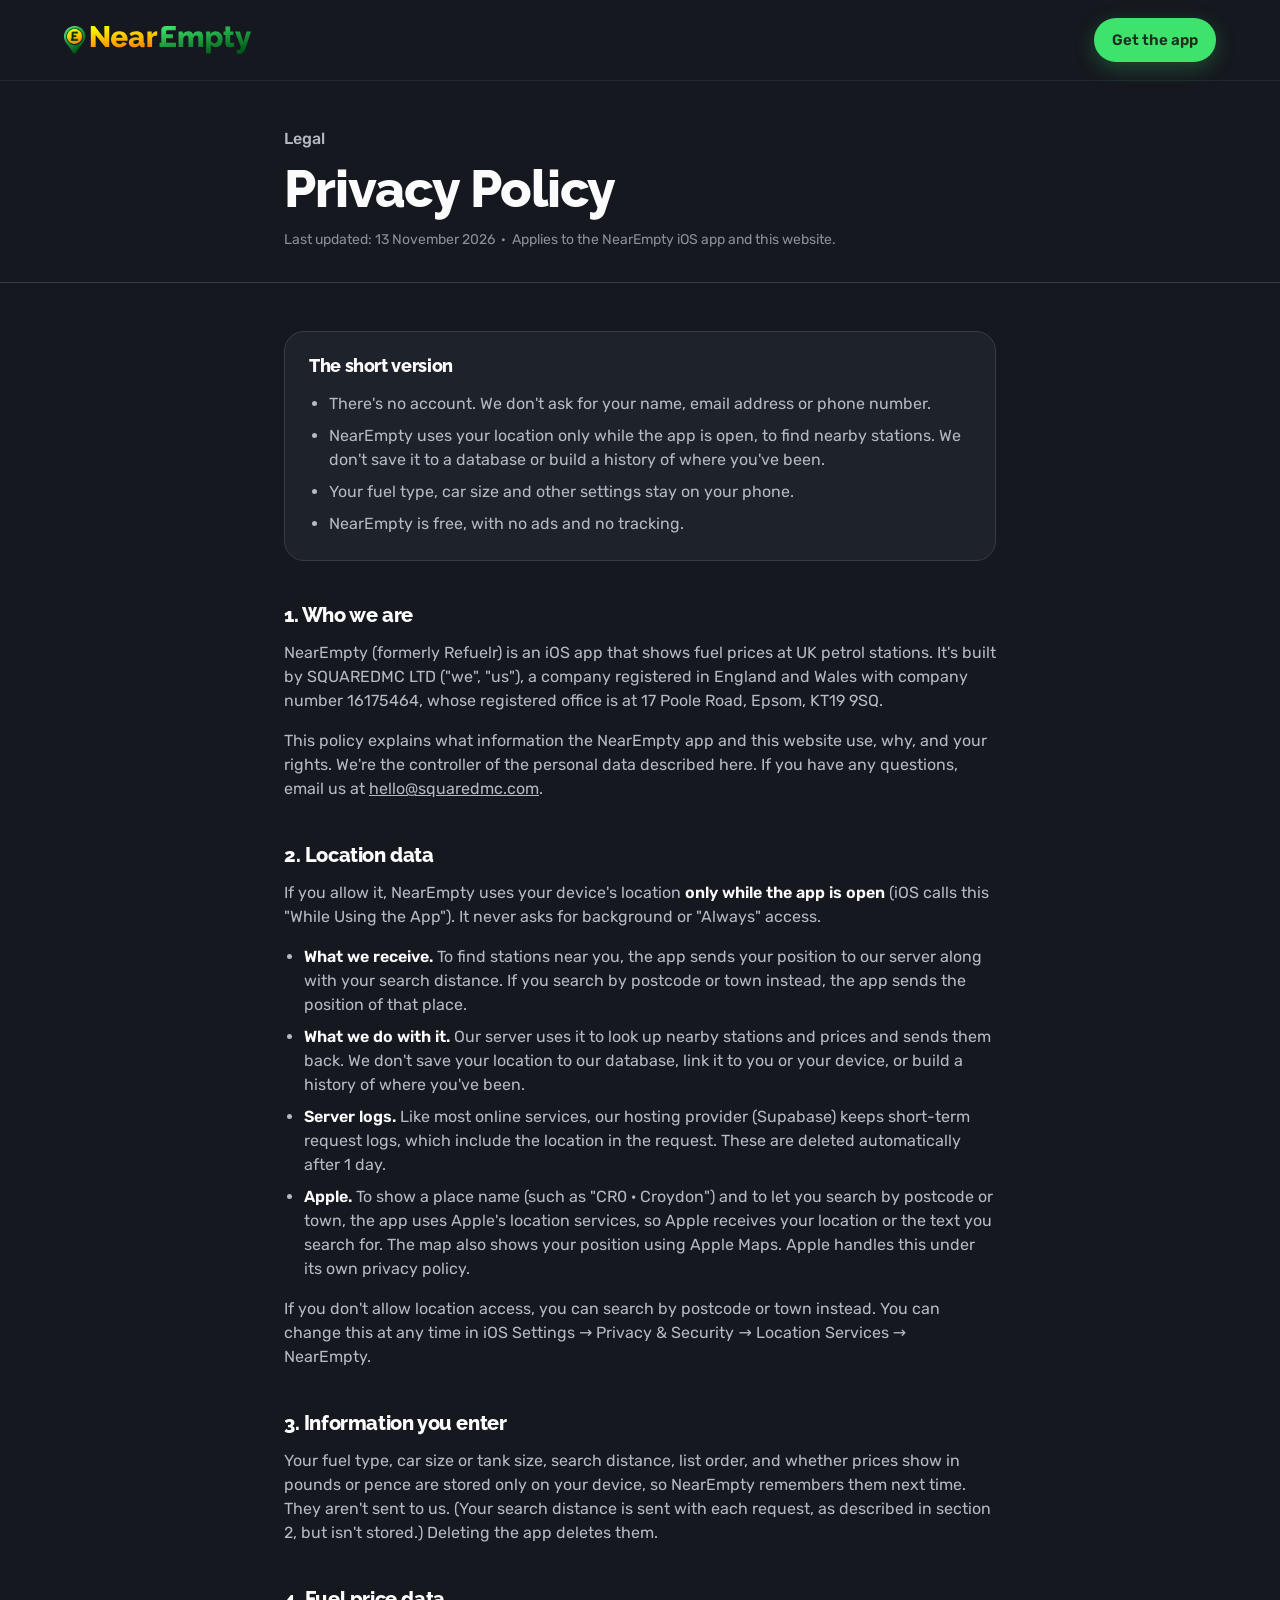
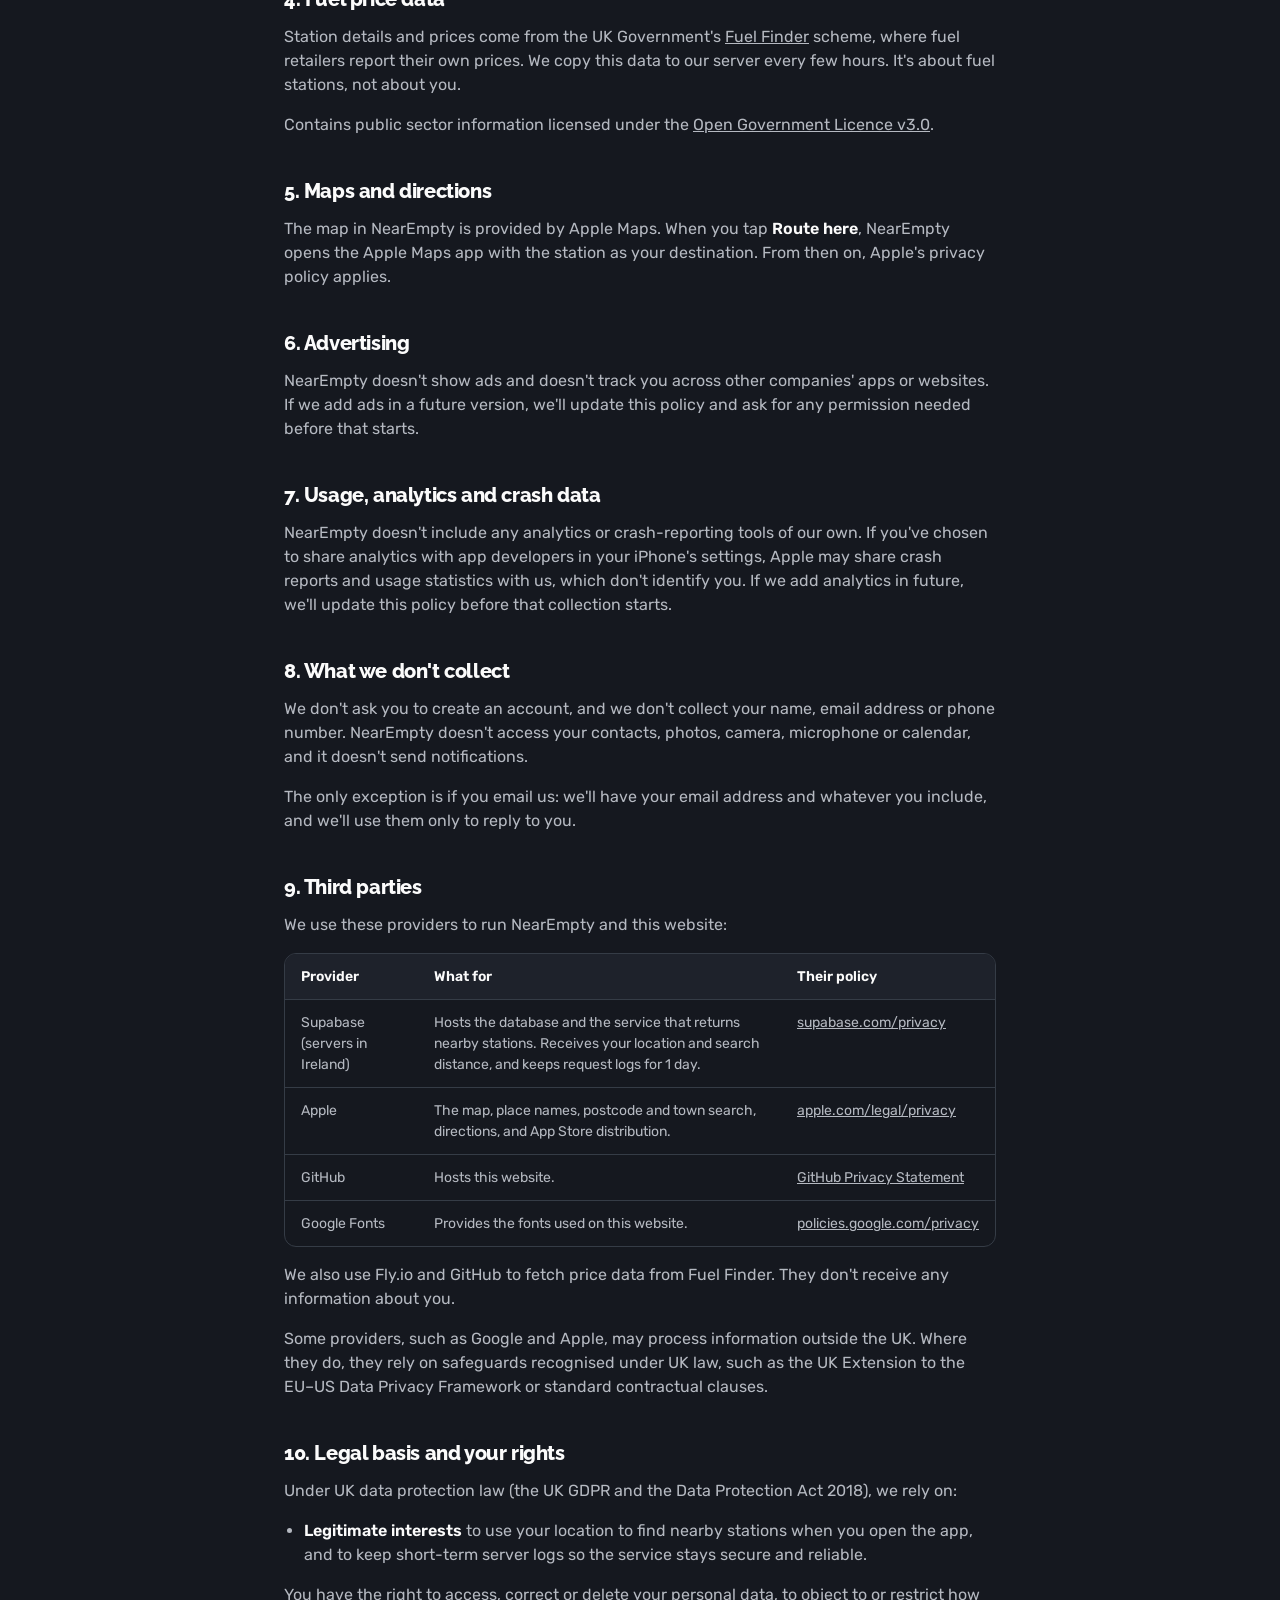
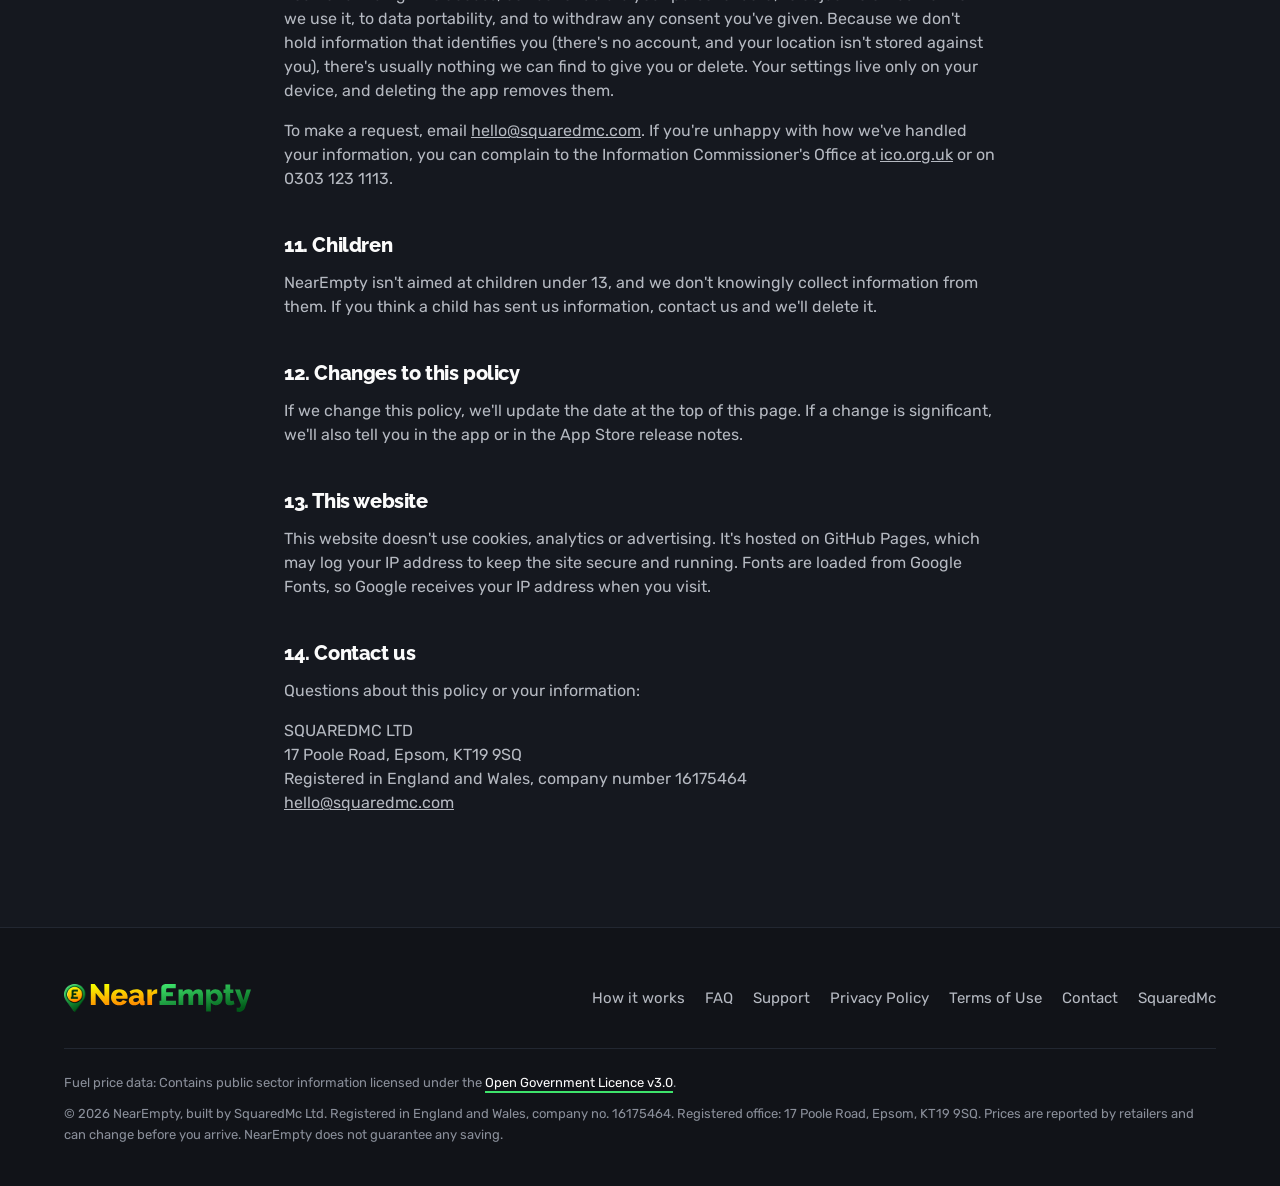
<file: privacy.html>
<!DOCTYPE html>
<!-- Draft written with AI assistance. Have a solicitor review before launch. -->
<html lang="en-GB">
<head>
<meta charset="UTF-8">
<meta name="viewport" content="width=device-width, initial-scale=1.0">
<title>Privacy Policy — NearEmpty</title>
<meta name="description" content="How the NearEmpty app and website use your information: location to find nearby fuel stations, settings stored on your device, and no ads or tracking.">
<link rel="canonical" href="https://squaredmc.com/nearempty/privacy.html">
<meta name="theme-color" content="#15181f">
<!-- Smart App Banner: Safari on iPhone offers NearEmpty at the top of the page -->
<meta name="apple-itunes-app" content="app-id=6796394766">

<meta property="og:type" content="website">
<meta property="og:title" content="Privacy Policy — NearEmpty">
<meta property="og:description" content="How the NearEmpty app and website use your information.">
<meta property="og:url" content="https://squaredmc.com/nearempty/privacy.html">
<meta property="og:site_name" content="NearEmpty">
<meta property="og:locale" content="en_GB">
<meta property="og:image" content="https://squaredmc.com/nearempty/assets/og-image.png">
<meta name="twitter:card" content="summary_large_image">
<meta name="twitter:title" content="Privacy Policy — NearEmpty">
<meta name="twitter:description" content="How the NearEmpty app and website use your information.">
<meta name="twitter:image" content="https://squaredmc.com/nearempty/assets/og-image.png">

<link rel="icon" type="image/png" sizes="192x192" href="assets/icons/favicon-192.png">
<link rel="icon" type="image/png" sizes="32x32" href="assets/icons/favicon-32.png">
<link rel="apple-touch-icon" href="assets/icons/apple-touch-icon.png">
<link rel="preconnect" href="https://fonts.googleapis.com">
<link rel="preconnect" href="https://fonts.gstatic.com" crossorigin>
<link rel="stylesheet" href="https://fonts.googleapis.com/css2?family=Raleway:wght@800&family=Rubik:wght@400;500;600&display=swap">
<link rel="stylesheet" href="css/tokens.css">
<link rel="stylesheet" href="css/styles.css">
</head>
<body>

<a class="skip-link" href="#main">Skip to content</a>

<header class="site-header">
  <div class="wrap header-row">
    <a class="logo" href="index.html" aria-label="NearEmpty home">
      <img src="assets/icons/logo.svg" alt="NearEmpty" width="187" height="28">
    </a>
    <a class="btn btn-primary btn-small" href="index.html#download">Get the app</a>
  </div>
</header>

<main id="main">
  <div class="legal-header">
    <div class="legal-wrap">
      <span class="eyebrow">Legal</span>
      <h1>Privacy Policy</h1>
      <p class="meta">Last updated: 13 November 2026 &nbsp;·&nbsp; Applies to the NearEmpty iOS app and this website.</p>
    </div>
  </div>

  <div class="legal-body">
    <div class="legal-wrap">

      <div class="summary-box">
        <h2>The short version</h2>
        <ul>
          <li>There's no account. We don't ask for your name, email address or phone number.</li>
          <li>NearEmpty uses your location only while the app is open, to find nearby stations. We don't save it to a database or build a history of where you've been.</li>
          <li>Your fuel type, car size and other settings stay on your phone.</li>
          <li>NearEmpty is free, with no ads and no tracking.</li>
        </ul>
      </div>

      <h2>1. Who we are</h2>
      <p>
        NearEmpty (formerly Refuelr) is an iOS app that shows fuel prices at UK petrol stations. It's built by SQUAREDMC LTD ("we", "us"),
        a company registered in England and Wales with company number 16175464, whose registered office is at
        17 Poole Road, Epsom, KT19 9SQ.
      </p>
      <p>
        This policy explains what information the NearEmpty app and this website use, why, and your rights. We're the
        controller of the personal data described here. If you have any questions, email us at
        <a href="mailto:hello@squaredmc.com">hello@squaredmc.com</a>.
      </p>

      <h2>2. Location data</h2>
      <p>
        If you allow it, NearEmpty uses your device's location <strong>only while the app is open</strong> (iOS calls
        this "While Using the App"). It never asks for background or "Always" access.
      </p>
      <ul>
        <li>
          <strong>What we receive.</strong> To find stations near you, the app sends your position to our server along
          with your search distance. If you search by postcode or town instead, the app sends the position of that
          place.
        </li>
        <li>
          <strong>What we do with it.</strong> Our server uses it to look up nearby stations and prices and sends them
          back. We don't save your location to our database, link it to you or your device, or build a history of
          where you've been.
        </li>
        <li>
          <strong>Server logs.</strong> Like most online services, our hosting provider (Supabase) keeps short-term
          request logs, which include the location in the request. These are deleted automatically after
          1 day.
        </li>
        <li>
          <strong>Apple.</strong> To show a place name (such as "CR0 · Croydon") and to let you search by postcode or
          town, the app uses Apple's location services, so Apple receives your location or the text you search for.
          The map also shows your position using Apple Maps. Apple handles this under its own privacy policy.
        </li>
      </ul>
      <p>
        If you don't allow location access, you can search by postcode or town instead. You can change this at any time
        in iOS Settings → Privacy &amp; Security → Location Services → NearEmpty.
      </p>

      <h2>3. Information you enter</h2>
      <p>
        Your fuel type, car size or tank size, search distance, list order, and whether prices show in pounds or pence
        are stored only on your device, so NearEmpty remembers them next time. They aren't sent to us. (Your search
        distance is sent with each request, as described in section 2, but isn't stored.) Deleting the app deletes them.
      </p>

      <h2>4. Fuel price data</h2>
      <p>
        Station details and prices come from the UK Government's
        <a href="https://www.gov.uk/guidance/fuel-finder" target="_blank" rel="noopener">Fuel Finder</a> scheme,
        where fuel retailers report their own prices. We copy this data to our server every few hours. It's about fuel
        stations, not about you.
      </p>
      <p>
        Contains public sector information licensed under the
        <a href="https://www.nationalarchives.gov.uk/doc/open-government-licence/version/3/" target="_blank" rel="noopener">Open Government Licence v3.0</a>.
      </p>

      <h2>5. Maps and directions</h2>
      <p>
        The map in NearEmpty is provided by Apple Maps. When you tap <strong>Route here</strong>, NearEmpty opens the Apple
        Maps app with the station as your destination. From then on, Apple's privacy policy applies.
      </p>

      <h2>6. Advertising</h2>
      <p>
        NearEmpty doesn't show ads and doesn't track you across other companies' apps or websites. If we add ads in a
        future version, we'll update this policy and ask for any permission needed before that starts.
      </p>

      <h2>7. Usage, analytics and crash data</h2>
      <p>
        NearEmpty doesn't include any analytics or crash-reporting tools of our own. If you've chosen to share analytics
        with app developers in your iPhone's settings, Apple may share crash reports and usage statistics with us,
        which don't identify you. If we add analytics in future, we'll update this policy before that collection starts.
      </p>

      <h2>8. What we don't collect</h2>
      <p>
        We don't ask you to create an account, and we don't collect your name, email address or phone number. NearEmpty
        doesn't access your contacts, photos, camera, microphone or calendar, and it doesn't send notifications.
      </p>
      <p>
        The only exception is if you email us: we'll have your email address and whatever you include, and we'll use
        them only to reply to you.
      </p>

      <h2>9. Third parties</h2>
      <p>We use these providers to run NearEmpty and this website:</p>
      <div class="table-scroll">
        <table>
          <thead>
            <tr><th scope="col">Provider</th><th scope="col">What for</th><th scope="col">Their policy</th></tr>
          </thead>
          <tbody>
            <tr>
              <td>Supabase (servers in Ireland)</td>
              <td>Hosts the database and the service that returns nearby stations. Receives your location and search distance, and keeps request logs for 1 day.</td>
              <td><a href="https://supabase.com/privacy" target="_blank" rel="noopener">supabase.com/privacy</a></td>
            </tr>
            <tr>
              <td>Apple</td>
              <td>The map, place names, postcode and town search, directions, and App Store distribution.</td>
              <td><a href="https://www.apple.com/legal/privacy/" target="_blank" rel="noopener">apple.com/legal/privacy</a></td>
            </tr>
            <tr>
              <td>GitHub</td>
              <td>Hosts this website.</td>
              <td><a href="https://docs.github.com/en/site-policy/privacy-policies/github-general-privacy-statement" target="_blank" rel="noopener">GitHub Privacy Statement</a></td>
            </tr>
            <tr>
              <td>Google Fonts</td>
              <td>Provides the fonts used on this website.</td>
              <td><a href="https://policies.google.com/privacy" target="_blank" rel="noopener">policies.google.com/privacy</a></td>
            </tr>
          </tbody>
        </table>
      </div>
      <p>
        We also use Fly.io and GitHub to fetch price data from Fuel Finder. They don't receive any information about you.
      </p>
      <p>
        Some providers, such as Google and Apple, may process information outside the UK. Where they do, they rely on
        safeguards recognised under UK law, such as the UK Extension to the EU–US Data Privacy Framework or standard
        contractual clauses.
      </p>

      <h2>10. Legal basis and your rights</h2>
      <p>Under UK data protection law (the UK GDPR and the Data Protection Act 2018), we rely on:</p>
      <ul>
        <li>
          <strong>Legitimate interests</strong> to use your location to find nearby stations when you open the app,
          and to keep short-term server logs so the service stays secure and reliable.
        </li>
      </ul>
      <p>
        You have the right to access, correct or delete your personal data, to object to or restrict how we use it, to
        data portability, and to withdraw any consent you've given. Because we don't hold information that identifies you (there's no
        account, and your location isn't stored against you), there's usually nothing we can find to give you or
        delete. Your settings live only on your device, and deleting the app removes them.
      </p>
      <p>
        To make a request, email <a href="mailto:hello@squaredmc.com">hello@squaredmc.com</a>. If you're unhappy with
        how we've handled your information, you can complain to the Information Commissioner's Office at
        <a href="https://ico.org.uk/make-a-complaint/" target="_blank" rel="noopener">ico.org.uk</a> or on 0303 123 1113.
      </p>

      <h2>11. Children</h2>
      <p>
        NearEmpty isn't aimed at children under 13, and we don't knowingly collect information from them. If you think a
        child has sent us information, contact us and we'll delete it.
      </p>

      <h2>12. Changes to this policy</h2>
      <p>
        If we change this policy, we'll update the date at the top of this page. If a change is significant, we'll also
        tell you in the app or in the App Store release notes.
      </p>

      <h2>13. This website</h2>
      <p>
        This website doesn't use cookies, analytics or advertising. It's hosted on GitHub Pages, which may log your IP
        address to keep the site secure and running. Fonts are loaded from Google Fonts, so Google receives your IP
        address when you visit.
      </p>

      <h2 id="contact-us">14. Contact us</h2>
      <p>Questions about this policy or your information:</p>
      <address>
        SQUAREDMC LTD<br>
        17 Poole Road, Epsom, KT19 9SQ<br>
        Registered in England and Wales, company number 16175464<br>
        <a href="mailto:hello@squaredmc.com">hello@squaredmc.com</a>
      </address>

    </div>
  </div>
</main>

<footer class="site-footer">
  <div class="wrap">
    <div class="footer-row">
      <a class="logo" href="index.html" aria-label="NearEmpty home">
        <img src="assets/icons/logo.svg" alt="NearEmpty" width="187" height="28">
      </a>
      <nav aria-label="Footer">
        <ul class="footer-links">
          <li><a href="index.html#how">How it works</a></li>
          <li><a href="index.html#faq">FAQ</a></li>
          <li><a href="support.html">Support</a></li>
          <li><a href="privacy.html">Privacy Policy</a></li>
          <li><a href="terms.html">Terms of Use</a></li>
          <li><a href="support.html#contact">Contact</a></li>
          <li><a href="https://squaredmc.com/">SquaredMc</a></li>
        </ul>
      </nav>
    </div>
    <div class="footer-legal">
      <p>Fuel price data: Contains public sector information licensed under the <a class="textlink" href="https://www.nationalarchives.gov.uk/doc/open-government-licence/version/3/" target="_blank" rel="noopener">Open Government Licence v3.0</a>.</p>
      <p>© 2026 NearEmpty, built by SquaredMc Ltd. Registered in England and Wales, company no. 16175464. Registered office: 17 Poole Road, Epsom, KT19 9SQ. Prices are reported by retailers and can change before you arrive. NearEmpty does not guarantee any saving.</p>
    </div>
  </div>
</footer>

</body>
</html>
</file>
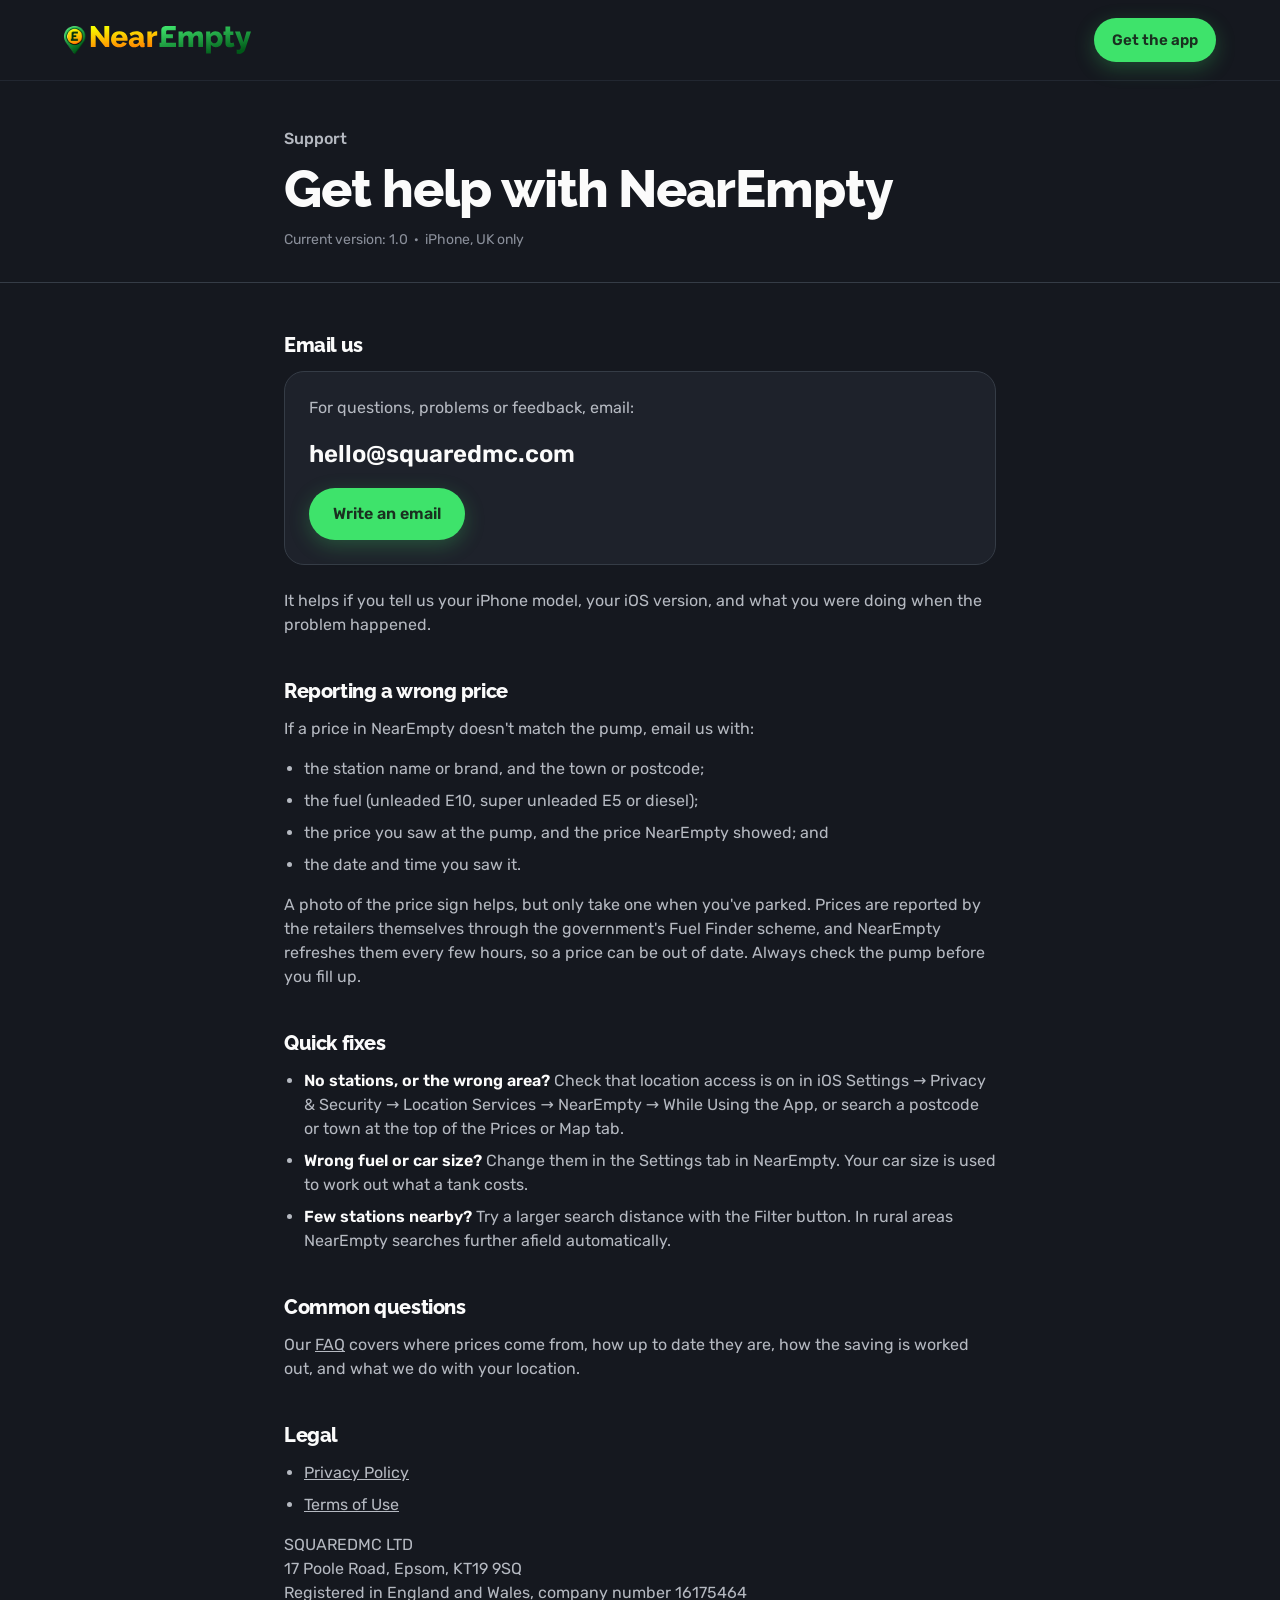
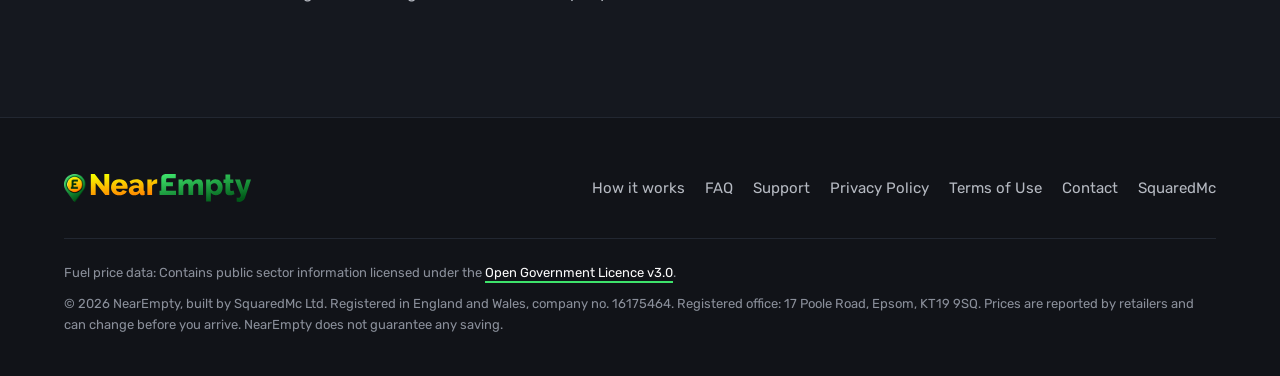
<file: support.html>
<!DOCTYPE html>
<html lang="en-GB">
<head>
<meta charset="UTF-8">
<meta name="viewport" content="width=device-width, initial-scale=1.0">
<title>Support — NearEmpty</title>
<meta name="description" content="Get help with NearEmpty, report a wrong fuel price, and find answers to common questions.">
<link rel="canonical" href="https://squaredmc.com/nearempty/support.html">
<meta name="theme-color" content="#15181f">
<!-- Smart App Banner: Safari on iPhone offers NearEmpty at the top of the page -->
<meta name="apple-itunes-app" content="app-id=6796394766">

<meta property="og:type" content="website">
<meta property="og:title" content="Support — NearEmpty">
<meta property="og:description" content="Get help with NearEmpty and report a wrong fuel price.">
<meta property="og:url" content="https://squaredmc.com/nearempty/support.html">
<meta property="og:site_name" content="NearEmpty">
<meta property="og:locale" content="en_GB">
<meta property="og:image" content="https://squaredmc.com/nearempty/assets/og-image.png">
<meta name="twitter:card" content="summary_large_image">
<meta name="twitter:title" content="Support — NearEmpty">
<meta name="twitter:description" content="Get help with NearEmpty and report a wrong fuel price.">
<meta name="twitter:image" content="https://squaredmc.com/nearempty/assets/og-image.png">

<link rel="icon" type="image/png" sizes="192x192" href="assets/icons/favicon-192.png">
<link rel="icon" type="image/png" sizes="32x32" href="assets/icons/favicon-32.png">
<link rel="apple-touch-icon" href="assets/icons/apple-touch-icon.png">
<link rel="preconnect" href="https://fonts.googleapis.com">
<link rel="preconnect" href="https://fonts.gstatic.com" crossorigin>
<link rel="stylesheet" href="https://fonts.googleapis.com/css2?family=Raleway:wght@800&family=Rubik:wght@400;500;600&display=swap">
<link rel="stylesheet" href="css/tokens.css">
<link rel="stylesheet" href="css/styles.css">
</head>
<body>

<a class="skip-link" href="#main">Skip to content</a>

<header class="site-header">
  <div class="wrap header-row">
    <a class="logo" href="index.html" aria-label="NearEmpty home">
      <img src="assets/icons/logo.svg" alt="NearEmpty" width="187" height="28">
    </a>
    <a class="btn btn-primary btn-small" href="index.html#download">Get the app</a>
  </div>
</header>

<main id="main">
  <div class="legal-header">
    <div class="legal-wrap">
      <span class="eyebrow">Support</span>
      <h1>Get help with NearEmpty</h1>
      <p class="meta">Current version: 1.0 &nbsp;·&nbsp; iPhone, UK only</p>
    </div>
  </div>

  <div class="legal-body">
    <div class="legal-wrap">

      <h2>Email us</h2>
      <div class="contact-card" id="contact">
        <p>For questions, problems or feedback, email:</p>
        <p class="email">hello@squaredmc.com</p>
        <p><a class="btn btn-primary" href="mailto:hello@squaredmc.com?subject=NearEmpty%20support">Write an email</a></p>
      </div>
      <p>It helps if you tell us your iPhone model, your iOS version, and what you were doing when the problem happened.</p>

      <h2>Reporting a wrong price</h2>
      <p>If a price in NearEmpty doesn't match the pump, email us with:</p>
      <ul>
        <li>the station name or brand, and the town or postcode;</li>
        <li>the fuel (unleaded E10, super unleaded E5 or diesel);</li>
        <li>the price you saw at the pump, and the price NearEmpty showed; and</li>
        <li>the date and time you saw it.</li>
      </ul>
      <p>
        A photo of the price sign helps, but only take one when you've parked. Prices are reported by the retailers
        themselves through the government's Fuel Finder scheme, and NearEmpty refreshes them every few hours, so a price
        can be out of date. Always check the pump before you fill up.
      </p>

      <h2>Quick fixes</h2>
      <ul>
        <li>
          <strong>No stations, or the wrong area?</strong> Check that location access is on in iOS Settings →
          Privacy &amp; Security → Location Services → NearEmpty → While Using the App, or search a postcode or town at the
          top of the Prices or Map tab.
        </li>
        <li>
          <strong>Wrong fuel or car size?</strong> Change them in the Settings tab in NearEmpty. Your car size is used to
          work out what a tank costs.
        </li>
        <li>
          <strong>Few stations nearby?</strong> Try a larger search distance with the Filter button. In rural areas
          NearEmpty searches further afield automatically.
        </li>
      </ul>

      <h2>Common questions</h2>
      <p>
        Our <a href="index.html#faq">FAQ</a> covers where prices come from, how up to date they are, how the saving is
        worked out, and what we do with your location.
      </p>

      <h2>Legal</h2>
      <ul>
        <li><a href="privacy.html">Privacy Policy</a></li>
        <li><a href="terms.html">Terms of Use</a></li>
      </ul>
      <address>
        SQUAREDMC LTD<br>
        17 Poole Road, Epsom, KT19 9SQ<br>
        Registered in England and Wales, company number 16175464
      </address>

    </div>
  </div>
</main>

<footer class="site-footer">
  <div class="wrap">
    <div class="footer-row">
      <a class="logo" href="index.html" aria-label="NearEmpty home">
        <img src="assets/icons/logo.svg" alt="NearEmpty" width="187" height="28">
      </a>
      <nav aria-label="Footer">
        <ul class="footer-links">
          <li><a href="index.html#how">How it works</a></li>
          <li><a href="index.html#faq">FAQ</a></li>
          <li><a href="support.html">Support</a></li>
          <li><a href="privacy.html">Privacy Policy</a></li>
          <li><a href="terms.html">Terms of Use</a></li>
          <li><a href="support.html#contact">Contact</a></li>
          <li><a href="https://squaredmc.com/">SquaredMc</a></li>
        </ul>
      </nav>
    </div>
    <div class="footer-legal">
      <p>Fuel price data: Contains public sector information licensed under the <a class="textlink" href="https://www.nationalarchives.gov.uk/doc/open-government-licence/version/3/" target="_blank" rel="noopener">Open Government Licence v3.0</a>.</p>
      <p>© 2026 NearEmpty, built by SquaredMc Ltd. Registered in England and Wales, company no. 16175464. Registered office: 17 Poole Road, Epsom, KT19 9SQ. Prices are reported by retailers and can change before you arrive. NearEmpty does not guarantee any saving.</p>
    </div>
  </div>
</footer>

</body>
</html>
</file>
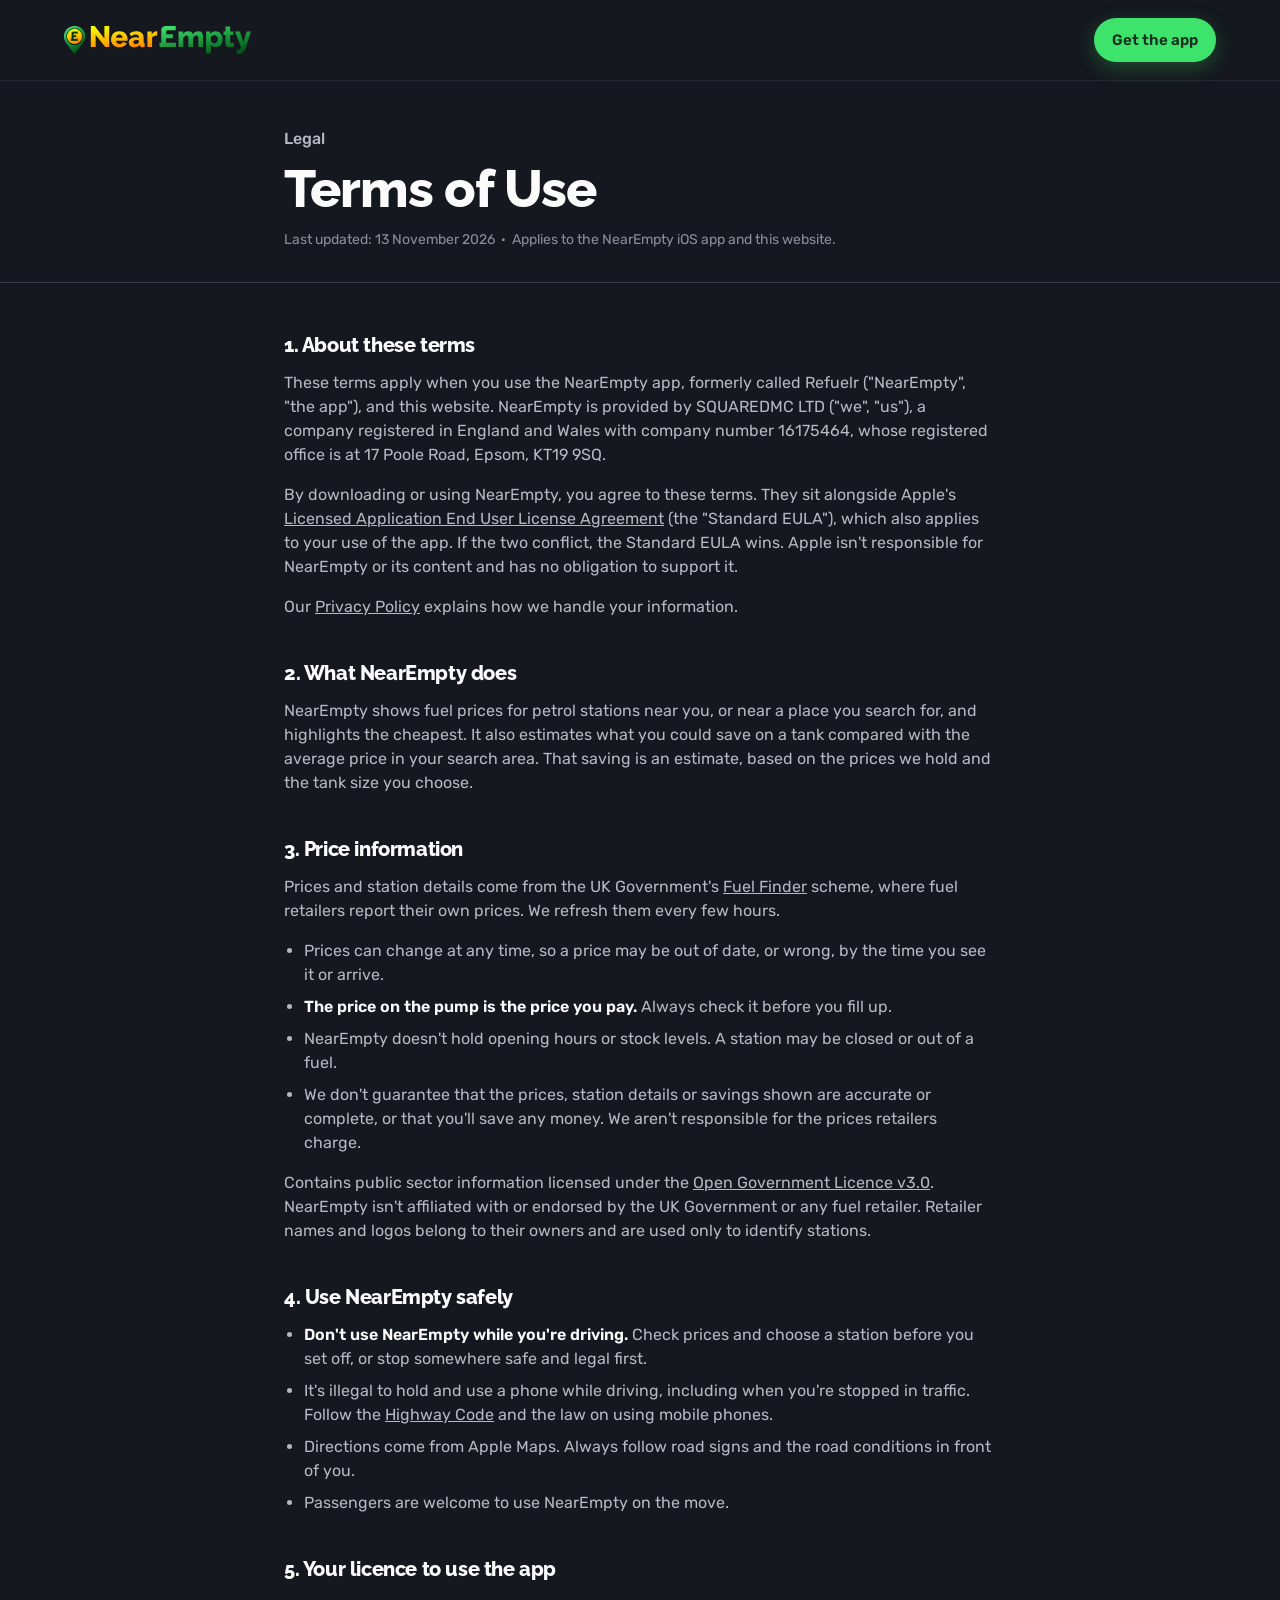
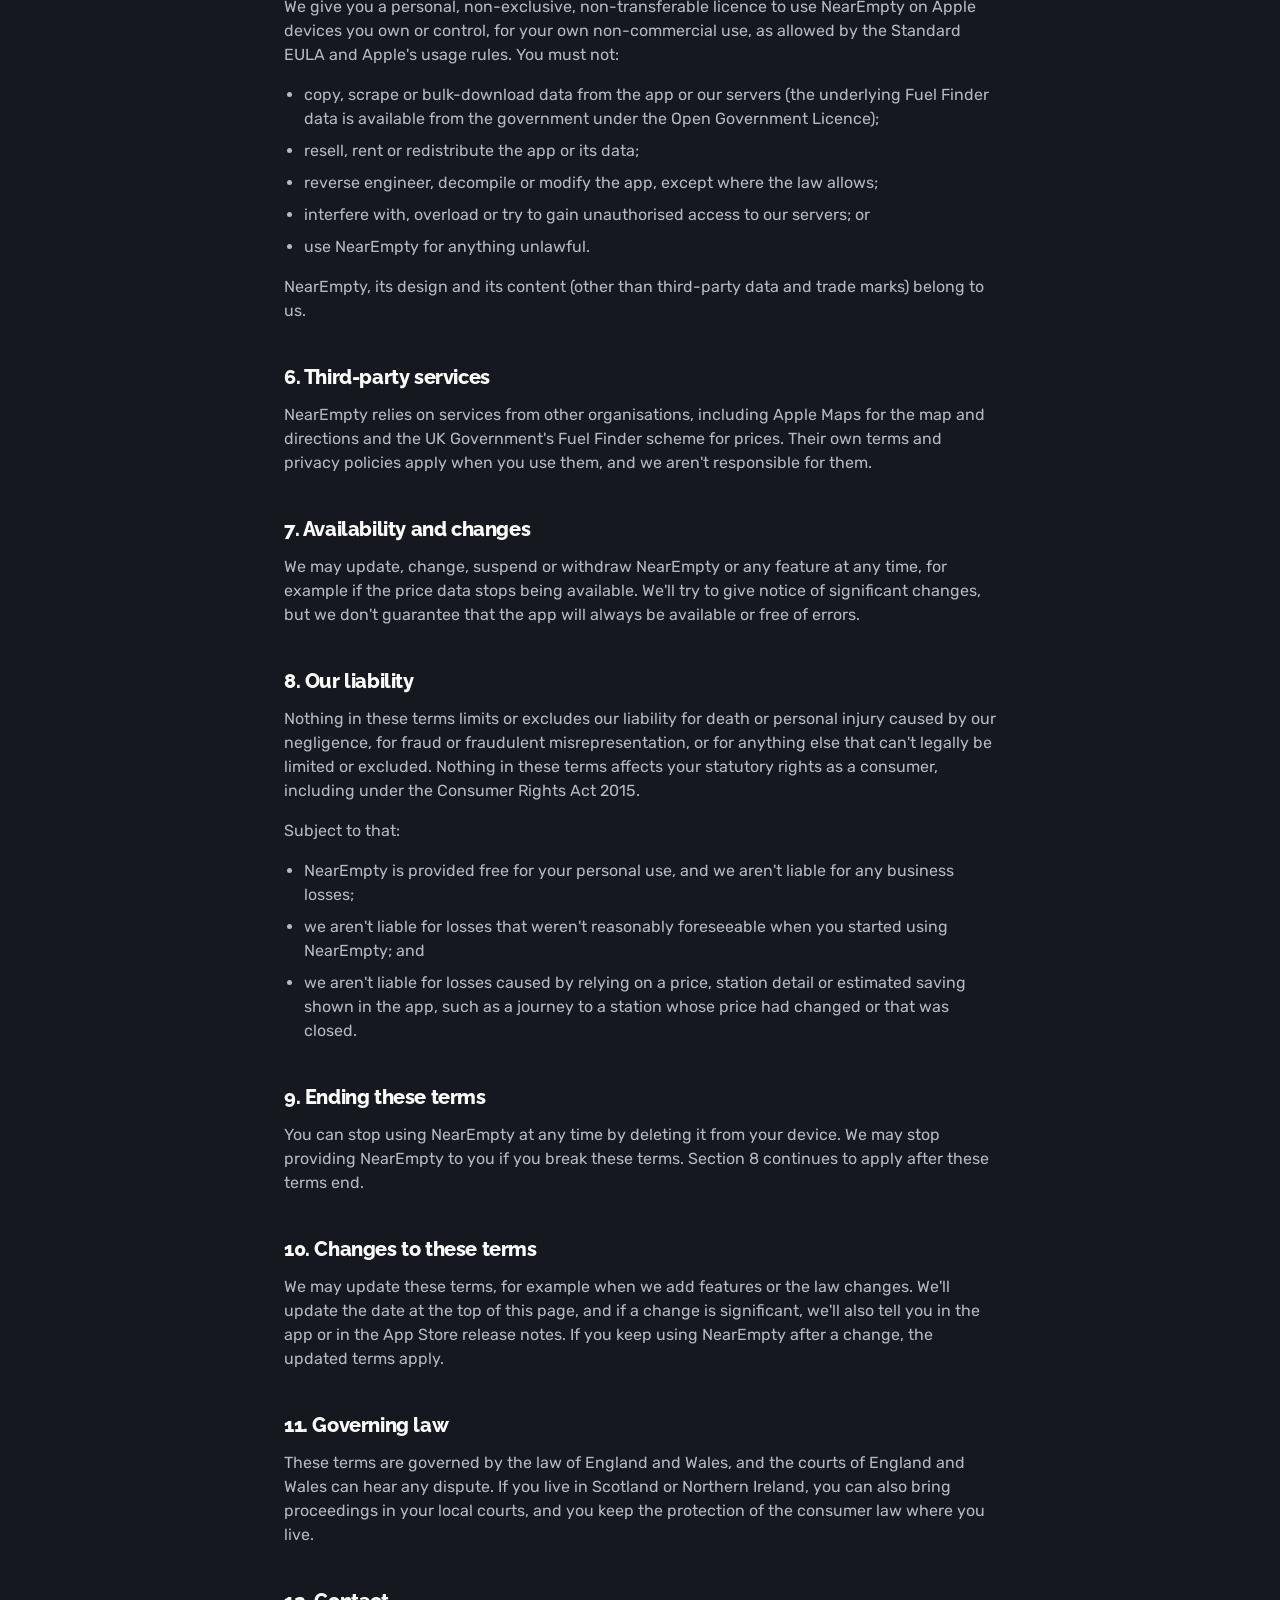
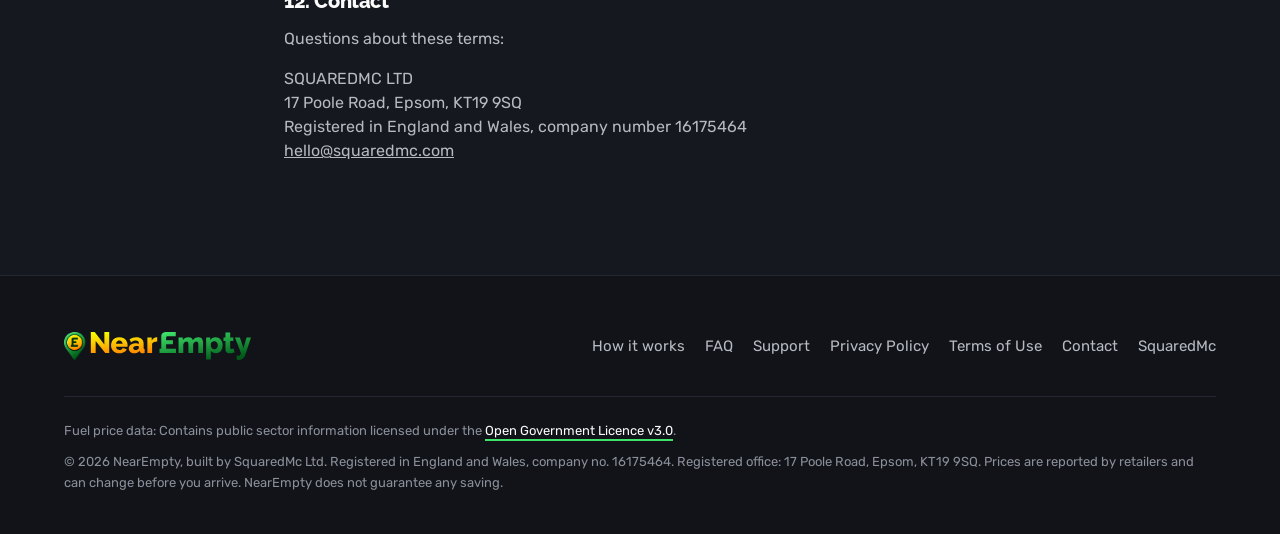
<file: terms.html>
<!DOCTYPE html>
<!-- Draft written with AI assistance. Have a solicitor review before launch. -->
<html lang="en-GB">
<head>
<meta charset="UTF-8">
<meta name="viewport" content="width=device-width, initial-scale=1.0">
<title>Terms of Use — NearEmpty</title>
<meta name="description" content="The terms for using the NearEmpty app: what it does, how price information works, using it safely, and your rights.">
<link rel="canonical" href="https://squaredmc.com/nearempty/terms.html">
<meta name="theme-color" content="#15181f">
<!-- Smart App Banner: Safari on iPhone offers NearEmpty at the top of the page -->
<meta name="apple-itunes-app" content="app-id=6796394766">

<meta property="og:type" content="website">
<meta property="og:title" content="Terms of Use — NearEmpty">
<meta property="og:description" content="The terms for using the NearEmpty app.">
<meta property="og:url" content="https://squaredmc.com/nearempty/terms.html">
<meta property="og:site_name" content="NearEmpty">
<meta property="og:locale" content="en_GB">
<meta property="og:image" content="https://squaredmc.com/nearempty/assets/og-image.png">
<meta name="twitter:card" content="summary_large_image">
<meta name="twitter:title" content="Terms of Use — NearEmpty">
<meta name="twitter:description" content="The terms for using the NearEmpty app.">
<meta name="twitter:image" content="https://squaredmc.com/nearempty/assets/og-image.png">

<link rel="icon" type="image/png" sizes="192x192" href="assets/icons/favicon-192.png">
<link rel="icon" type="image/png" sizes="32x32" href="assets/icons/favicon-32.png">
<link rel="apple-touch-icon" href="assets/icons/apple-touch-icon.png">
<link rel="preconnect" href="https://fonts.googleapis.com">
<link rel="preconnect" href="https://fonts.gstatic.com" crossorigin>
<link rel="stylesheet" href="https://fonts.googleapis.com/css2?family=Raleway:wght@800&family=Rubik:wght@400;500;600&display=swap">
<link rel="stylesheet" href="css/tokens.css">
<link rel="stylesheet" href="css/styles.css">
</head>
<body>

<a class="skip-link" href="#main">Skip to content</a>

<header class="site-header">
  <div class="wrap header-row">
    <a class="logo" href="index.html" aria-label="NearEmpty home">
      <img src="assets/icons/logo.svg" alt="NearEmpty" width="187" height="28">
    </a>
    <a class="btn btn-primary btn-small" href="index.html#download">Get the app</a>
  </div>
</header>

<main id="main">
  <div class="legal-header">
    <div class="legal-wrap">
      <span class="eyebrow">Legal</span>
      <h1>Terms of Use</h1>
      <p class="meta">Last updated: 13 November 2026 &nbsp;·&nbsp; Applies to the NearEmpty iOS app and this website.</p>
    </div>
  </div>

  <div class="legal-body">
    <div class="legal-wrap">

      <h2>1. About these terms</h2>
      <p>
        These terms apply when you use the NearEmpty app, formerly called Refuelr ("NearEmpty", "the app"), and this website. NearEmpty is provided by
        SQUAREDMC LTD ("we", "us"), a company registered in England and Wales with company number 16175464, whose
        registered office is at 17 Poole Road, Epsom, KT19 9SQ.
      </p>
      <p>
        By downloading or using NearEmpty, you agree to these terms. They sit alongside Apple's
        <a href="https://www.apple.com/legal/internet-services/itunes/dev/stdeula/" target="_blank" rel="noopener">Licensed Application End User License Agreement</a>
        (the "Standard EULA"), which also applies to your use of the app. If the two conflict, the Standard EULA wins.
        Apple isn't responsible for NearEmpty or its content and has no obligation to support it.
      </p>
      <p>
        Our <a href="privacy.html">Privacy Policy</a> explains how we handle your information.
      </p>

      <h2>2. What NearEmpty does</h2>
      <p>
        NearEmpty shows fuel prices for petrol stations near you, or near a place you search for, and highlights the
        cheapest. It also estimates what you could save on a tank compared with the average price in your search area.
        That saving is an estimate, based on the prices we hold and the tank size you choose.
      </p>

      <h2>3. Price information</h2>
      <p>
        Prices and station details come from the UK Government's
        <a href="https://www.gov.uk/guidance/fuel-finder" target="_blank" rel="noopener">Fuel Finder</a> scheme, where
        fuel retailers report their own prices. We refresh them every few hours.
      </p>
      <ul>
        <li>Prices can change at any time, so a price may be out of date, or wrong, by the time you see it or arrive.</li>
        <li><strong>The price on the pump is the price you pay.</strong> Always check it before you fill up.</li>
        <li>NearEmpty doesn't hold opening hours or stock levels. A station may be closed or out of a fuel.</li>
        <li>
          We don't guarantee that the prices, station details or savings shown are accurate or complete, or that you'll
          save any money. We aren't responsible for the prices retailers charge.
        </li>
      </ul>
      <p>
        Contains public sector information licensed under the
        <a href="https://www.nationalarchives.gov.uk/doc/open-government-licence/version/3/" target="_blank" rel="noopener">Open Government Licence v3.0</a>.
        NearEmpty isn't affiliated with or endorsed by the UK Government or any fuel retailer. Retailer names and logos
        belong to their owners and are used only to identify stations.
      </p>

      <h2>4. Use NearEmpty safely</h2>
      <ul>
        <li><strong>Don't use NearEmpty while you're driving.</strong> Check prices and choose a station before you set off, or stop somewhere safe and legal first.</li>
        <li>It's illegal to hold and use a phone while driving, including when you're stopped in traffic. Follow the <a href="https://www.gov.uk/guidance/the-highway-code" target="_blank" rel="noopener">Highway Code</a> and the law on using mobile phones.</li>
        <li>Directions come from Apple Maps. Always follow road signs and the road conditions in front of you.</li>
        <li>Passengers are welcome to use NearEmpty on the move.</li>
      </ul>

      <h2>5. Your licence to use the app</h2>
      <p>
        We give you a personal, non-exclusive, non-transferable licence to use NearEmpty on Apple devices you own or
        control, for your own non-commercial use, as allowed by the Standard EULA and Apple's usage rules. You must not:
      </p>
      <ul>
        <li>copy, scrape or bulk-download data from the app or our servers (the underlying Fuel Finder data is available from the government under the Open Government Licence);</li>
        <li>resell, rent or redistribute the app or its data;</li>
        <li>reverse engineer, decompile or modify the app, except where the law allows;</li>
        <li>interfere with, overload or try to gain unauthorised access to our servers; or</li>
        <li>use NearEmpty for anything unlawful.</li>
      </ul>
      <p>NearEmpty, its design and its content (other than third-party data and trade marks) belong to us.</p>

      <h2>6. Third-party services</h2>
      <p>
        NearEmpty relies on services from other organisations, including Apple Maps for the map and directions and the
        UK Government's Fuel Finder scheme for prices. Their own terms and privacy policies apply
        when you use them, and we aren't responsible for them.
      </p>

      <h2>7. Availability and changes</h2>
      <p>
        We may update, change, suspend or withdraw NearEmpty or any feature at any time, for example if the price data
        stops being available. We'll try to give notice of significant changes, but we don't guarantee that the app
        will always be available or free of errors.
      </p>

      <h2>8. Our liability</h2>
      <p>
        Nothing in these terms limits or excludes our liability for death or personal injury caused by our negligence,
        for fraud or fraudulent misrepresentation, or for anything else that can't legally be limited or excluded.
        Nothing in these terms affects your statutory rights as a consumer, including under the Consumer Rights Act 2015.
      </p>
      <p>Subject to that:</p>
      <ul>
        <li>NearEmpty is provided free for your personal use, and we aren't liable for any business losses;</li>
        <li>we aren't liable for losses that weren't reasonably foreseeable when you started using NearEmpty; and</li>
        <li>
          we aren't liable for losses caused by relying on a price, station detail or estimated saving shown in the app,
          such as a journey to a station whose price had changed or that was closed.
        </li>
      </ul>

      <h2>9. Ending these terms</h2>
      <p>
        You can stop using NearEmpty at any time by deleting it from your device. We may stop providing NearEmpty to you if
        you break these terms. Section 8 continues to apply after these terms end.
      </p>

      <h2>10. Changes to these terms</h2>
      <p>
        We may update these terms, for example when we add features or the law changes. We'll update the date at the top
        of this page, and if a change is significant, we'll also tell you in the app or in the App Store release notes.
        If you keep using NearEmpty after a change, the updated terms apply.
      </p>

      <h2>11. Governing law</h2>
      <p>
        These terms are governed by the law of England and Wales, and the courts of England and Wales can hear any
        dispute. If you live in Scotland or Northern Ireland, you can also bring proceedings in your local courts, and
        you keep the protection of the consumer law where you live.
      </p>

      <h2 id="contact">12. Contact</h2>
      <p>Questions about these terms:</p>
      <address>
        SQUAREDMC LTD<br>
        17 Poole Road, Epsom, KT19 9SQ<br>
        Registered in England and Wales, company number 16175464<br>
        <a href="mailto:hello@squaredmc.com">hello@squaredmc.com</a>
      </address>

    </div>
  </div>
</main>

<footer class="site-footer">
  <div class="wrap">
    <div class="footer-row">
      <a class="logo" href="index.html" aria-label="NearEmpty home">
        <img src="assets/icons/logo.svg" alt="NearEmpty" width="187" height="28">
      </a>
      <nav aria-label="Footer">
        <ul class="footer-links">
          <li><a href="index.html#how">How it works</a></li>
          <li><a href="index.html#faq">FAQ</a></li>
          <li><a href="support.html">Support</a></li>
          <li><a href="privacy.html">Privacy Policy</a></li>
          <li><a href="terms.html">Terms of Use</a></li>
          <li><a href="support.html#contact">Contact</a></li>
          <li><a href="https://squaredmc.com/">SquaredMc</a></li>
        </ul>
      </nav>
    </div>
    <div class="footer-legal">
      <p>Fuel price data: Contains public sector information licensed under the <a class="textlink" href="https://www.nationalarchives.gov.uk/doc/open-government-licence/version/3/" target="_blank" rel="noopener">Open Government Licence v3.0</a>.</p>
      <p>© 2026 NearEmpty, built by SquaredMc Ltd. Registered in England and Wales, company no. 16175464. Registered office: 17 Poole Road, Epsom, KT19 9SQ. Prices are reported by retailers and can change before you arrive. NearEmpty does not guarantee any saving.</p>
    </div>
  </div>
</footer>

</body>
</html>
</file>
<file: css/tokens.css>
/**
 * NearEmpty design tokens — colours and type from the app's src/theme/index.js
 * (SquaredMc/NearEmpty). Spacing, radius and type scale are kept identical to the
 * Netti website so the two sites read as siblings.
 */
:root {
  color-scheme: dark;

  /* App theme (THEME) */
  --rf-color-bg: #15181f;
  --rf-color-surface: #1e222b;
  --rf-color-surface-2: #272c37;
  --rf-color-line: #353c46;
  --rf-color-ink: #fbfbfb;
  --rf-color-ink-sub: #b5b9c1;
  --rf-color-ink-mute: #8a8f9a;      /* app inkMute #7e838e, lifted for 4.5:1 on surface */

  /* Accent (ACCENTS['#3ee36b']) */
  --rf-color-accent: #3ee36b;
  --rf-color-accent-ink: #1a3020;
  --rf-color-accent-glow: rgba(62, 227, 107, 0.45);
  --rf-color-accent-soft: rgba(62, 227, 107, 0.12);

  /* Amber accent (ACCENTS['#ffb547']), used for costs */
  --rf-color-amber: #ffb547;

  /* Splash background */
  --rf-color-deep: #0a0b0e;

  /* Logo gradient (assets/onboarding/wordmark.svg) */
  --rf-color-flame-start: #f7ff00;
  --rf-color-flame-end: #ff8800;

  --rf-radius-sm: 3px;
  --rf-radius-md: 6px;
  --rf-radius-lg: 9px;
  --rf-radius-segment: 12px;
  --rf-radius-container: 20px;       /* app Section cards */
  --rf-radius-pill: 24px;
  --rf-radius-full: 9999px;

  --rf-space-2: 2px;
  --rf-space-4: 4px;
  --rf-space-8: 8px;
  --rf-space-12: 12px;
  --rf-space-16: 16px;
  --rf-space-20: 20px;
  --rf-space-24: 24px;
  --rf-space-32: 32px;
  --rf-space-40: 40px;
  --rf-space-48: 48px;

  --rf-shadow-card: 0 1px 2px -1px rgba(0, 0, 0, 0.4), 0 1px 3px 0 rgba(0, 0, 0, 0.4);

  --rf-font-display: Raleway, system-ui, -apple-system, 'Segoe UI', Roboto, Arial, sans-serif;
  --rf-font-body: Rubik, system-ui, -apple-system, 'Segoe UI', Roboto, Arial, sans-serif;
  --rf-font-weight-regular: 400;
  --rf-font-weight-medium: 500;
  --rf-font-weight-semibold: 600;
  --rf-font-weight-display: 800;

  --rf-font-size-h1: 52px;
  --rf-font-size-h2: 36px;
  --rf-font-size-h3: 20px;
  --rf-font-size-lg: 24px;
  --rf-font-size-md-sb: 18px;
  --rf-font-size-md: 16px;
  --rf-font-size-sm: 14px;
  --rf-font-size-caption: 12px;

  --rf-font-line-height-h3: 28px;
  --rf-font-line-height-md-sb: 28px;

  /* Marketing-site-only tokens */
  --rf-web-maxw: 1248px;             /* includes the 48px side gutters */
  --rf-web-maxw-legal: 760px;
  --rf-web-section-y: 96px;
  --rf-web-section-y-sm: 56px;
  --rf-color-bg-alt: #181b23;        /* alternate section band and map background */

  /* Homepage design (Claude Design, Homepage — 1440) */
  --rf-color-divider: #222731;       /* header, footer and band rules */
  --rf-color-line-subtle: #262b35;   /* rules inside illustrations */
  --rf-color-line-strong: #4b5360;   /* secondary button hover */
  --rf-color-footer: #111318;
  --rf-color-accent-hover: #63ee88;
  --rf-color-callout: #1c1f27;        /* station card, as in the app */
  --rf-color-location: #2e8bff;      /* "you are here" dot */
  --rf-color-bezel: #0b0d11;         /* phone frames */
  --rf-color-board: #0d0f13;         /* forecourt price board */
}
</file>
<file: css/styles.css>
/*
 * Layout and components follow the Claude Design homepage (Homepage — 1440).
 * Colours come from tokens.css; one-off illustration colours stay inline in the SVGs.
 */

*,
*::before,
*::after {
  box-sizing: border-box;
}

html {
  scroll-behavior: smooth;
  scroll-padding-top: 80px;
}

body {
  margin: 0;
  font-family: var(--rf-font-body);
  color: var(--rf-color-ink);
  background: var(--rf-color-bg);
  line-height: 1.5;
  -webkit-font-smoothing: antialiased;
  overflow-wrap: break-word;
}

a {
  color: inherit;
}

img {
  max-width: 100%;
  height: auto;
  display: block;
}

:focus-visible {
  outline: 2px solid var(--rf-color-ink);
  outline-offset: 3px;
}

.skip-link {
  position: absolute;
  left: var(--rf-space-16);
  top: -100px;
  z-index: 40;
  background: var(--rf-color-accent);
  color: var(--rf-color-accent-ink);
  padding: var(--rf-space-8) var(--rf-space-16);
  border-radius: var(--rf-radius-pill);
  font-weight: var(--rf-font-weight-semibold);
  text-decoration: none;
}

.skip-link:focus {
  top: var(--rf-space-12);
}

.sr-only {
  position: absolute;
  width: 1px;
  height: 1px;
  overflow: hidden;
  clip: rect(0 0 0 0);
  white-space: nowrap;
}

.wrap {
  max-width: var(--rf-web-maxw);
  margin: 0 auto;
  padding: 0 var(--rf-space-48);
}

.legal-wrap {
  max-width: var(--rf-web-maxw-legal);
  margin: 0 auto;
  padding: 0 var(--rf-space-24);
}

.eyebrow {
  position: relative;
  display: flex;
  align-items: center;
  gap: var(--rf-space-12);
  margin: 0;
  font-size: var(--rf-font-size-md);
  font-weight: var(--rf-font-weight-medium);
  line-height: 20px;
  color: var(--rf-color-ink-sub);
}

h1,
h2,
h3 {
  font-family: var(--rf-font-display);
  font-weight: var(--rf-font-weight-display);
  letter-spacing: -0.02em;
  margin: 0;
  color: var(--rf-color-ink);
}

h1 {
  font-size: clamp(2.25rem, 4vw + 1rem, var(--rf-font-size-h1));
  line-height: 1.08;
}

h2 {
  font-size: clamp(1.75rem, 2.5vw + 1rem, var(--rf-font-size-h2));
  line-height: 1.15;
}

h3 {
  font-size: var(--rf-font-size-h3);
  line-height: var(--rf-font-line-height-h3);
}

p {
  margin: 0;
  color: var(--rf-color-ink-sub);
}

/* Homepage type */
.h2 {
  font-size: 48px;
  line-height: 1.08;
  letter-spacing: -1.2px;
  margin: var(--rf-space-16) 0 0;
}

.h3 {
  font-size: 22px;
  line-height: 1.2;
  letter-spacing: -0.3px;
}

.lede {
  font-size: 19px;
  line-height: 1.55;
  margin: var(--rf-space-20) 0 0;
}

.copy {
  font-size: var(--rf-font-size-md);
  line-height: 1.6;
  margin: 10px 0 0;
}

.textlink {
  color: var(--rf-color-ink);
  text-decoration: underline;
  text-decoration-color: var(--rf-color-accent);
  text-decoration-thickness: 2px;
  text-underline-offset: 4px;
  border-radius: 4px;
}

.textlink:hover {
  color: var(--rf-color-accent);
}

/* Buttons */
.btn {
  display: inline-flex;
  align-items: center;
  justify-content: center;
  gap: var(--rf-space-8);
  height: 52px;
  padding: 0 var(--rf-space-24);
  border: 0;
  border-radius: 26px;
  font-family: var(--rf-font-body);
  font-size: var(--rf-font-size-md);
  font-weight: var(--rf-font-weight-semibold);
  text-decoration: none;
  white-space: nowrap;
  cursor: pointer;
  transition: background-color 0.15s ease, border-color 0.15s ease, transform 0.15s ease;
}

.btn-primary {
  background: var(--rf-color-accent);
  color: var(--rf-color-accent-ink);
  box-shadow: 0 6px 20px rgba(62, 227, 107, 0.25);
}

.btn-primary:hover {
  background: var(--rf-color-accent-hover);
}

.btn-primary:active {
  transform: translateY(1px);
}

.btn-secondary {
  background: var(--rf-color-surface);
  color: var(--rf-color-ink);
  border: 1px solid var(--rf-color-line);
}

.btn-secondary:hover {
  background: var(--rf-color-surface-2);
  border-color: var(--rf-color-line-strong);
}

.btn-small {
  height: 44px;
  padding: 0 18px;
  border-radius: 22px;
  font-size: 15px;
}

.btn-route {
  width: 100%;
  height: 48px;
  border-radius: 14px;
  font-size: 15px;
}

/* Apple's official badge (assets/icons/app-store-badge.svg), unmodified.
   Apple's rules: at least 40px tall, clear space of a quarter of its height. */
.app-store-badge {
  display: inline-block;
  line-height: 0;
  border-radius: var(--rf-radius-md);
}

.app-store-badge img {
  height: 52px;
  width: auto;
}

/* Keep the badge at its own size when the hero buttons stack on phones */
.hero-ctas .app-store-badge {
  align-self: center;
}

/* Header */
.site-header {
  position: sticky;
  top: 0;
  z-index: 30;
  background: var(--rf-color-bg);
  border-bottom: 1px solid var(--rf-color-divider);
}

.header-row {
  height: 80px;
  display: flex;
  align-items: center;
  justify-content: space-between;
  gap: var(--rf-space-16);
}

.logo {
  display: flex;
  align-items: center;
  height: 44px;
  flex: none;
  text-decoration: none;
}

.logo img {
  height: 28px;
  width: auto;
}

.nav {
  display: flex;
  align-items: center;
  gap: var(--rf-space-24);
}

.navlink {
  color: var(--rf-color-ink-sub);
  text-decoration: none;
  font-size: 15px;
  font-weight: var(--rf-font-weight-medium);
  padding: var(--rf-space-12) 6px;
  border-radius: 8px;
  transition: color 0.15s ease;
}

.navlink:hover {
  color: var(--rf-color-ink);
}

.nav .btn {
  margin-left: var(--rf-space-8);
}

.menu-toggle {
  display: none;
  width: 44px;
  height: 44px;
  align-items: center;
  justify-content: center;
  padding: 0;
  border-radius: var(--rf-radius-segment);
  background: var(--rf-color-surface);
  border: 1px solid var(--rf-color-line);
  cursor: pointer;
}

.menu-toggle:hover {
  background: var(--rf-color-surface-2);
}

.menu-toggle .icon-close,
.menu-toggle[aria-expanded="true"] .icon-open {
  display: none;
}

.menu-toggle[aria-expanded="true"] .icon-close {
  display: block;
}

.mobile-menu {
  display: none;
  border-top: 1px solid var(--rf-color-divider);
  background: var(--rf-color-bg);
  padding: var(--rf-space-8) var(--rf-space-20) 28px;
  min-height: calc(100vh - 65px);
  min-height: calc(100dvh - 65px);
}

.mobile-menu .navlink {
  display: flex;
  align-items: center;
  justify-content: space-between;
  min-height: 60px;
  font-size: 20px;
  color: var(--rf-color-ink);
  border-bottom: 1px solid var(--rf-color-divider);
  border-radius: 0;
}

.mobile-menu .btn {
  width: 100%;
  margin-top: 28px;
}

.mobile-menu-note {
  margin-top: 14px;
  font-size: var(--rf-font-size-sm);
  color: var(--rf-color-ink-mute);
  text-align: center;
}

/* Section rhythm */
.section {
  padding: 120px 0;
}

.section-flush {
  padding-top: 0;
}

.band {
  background: var(--rf-color-bg-alt);
  border-top: 1px solid var(--rf-color-divider);
  border-bottom: 1px solid var(--rf-color-divider);
}

.section-head {
  max-width: 760px;
  margin-bottom: 56px;
}

/* Route line: a dotted line down the left gutter, with a node at each section
   label. It runs through the section padding (--pad) so the sections join up. */
.route {
  position: relative;
  --pad: 120px;
  --node-bg: var(--rf-color-bg);
  --node-x: -35px;
}

.band .route {
  --node-bg: var(--rf-color-bg-alt);
}

.route::before {
  content: '';
  position: absolute;
  left: var(--rf-space-20);
  top: calc(-1 * var(--pad));
  bottom: calc(-1 * var(--pad));
  width: 3px;
  border-radius: 2px;
  background: repeating-linear-gradient(to bottom, #3a414c 0 3px, transparent 3px 12px);
  pointer-events: none;
}

.route-first::before {
  top: 10px;
}

.route .eyebrow::before {
  content: '';
  position: absolute;
  left: var(--node-x);
  top: 2px;
  width: 16px;
  height: 16px;
  border-radius: 50%;
  background: var(--node-bg);
  border: 3px solid var(--rf-color-accent);
}

/* The Pricing label sits inside the card, so step back over its padding and border */
.free-card .eyebrow::before {
  left: calc(var(--node-x) - 57px);
}

.grid3 {
  display: grid;
  grid-template-columns: repeat(3, minmax(0, 1fr));
  gap: var(--rf-space-24);
}

.split {
  display: grid;
  grid-template-columns: repeat(2, minmax(0, 1fr));
  gap: 72px;
  align-items: center;
}

/* Price tags: the map pins used across the page. Sized in em, so set
   font-size to scale one. Place them with left/top; --k scales from the tip
   and --op fades the far ones on the hero map. */
.tag {
  position: absolute;
  display: flex;
  flex-direction: column;
  align-items: center;
  font-size: var(--rf-font-size-md);
  opacity: var(--op, 1);
  transform: translate(-50%, -100%) scale(var(--k, 1));
  transform-origin: 50% 100%;
}

.tag-body {
  position: relative;
  display: flex;
  align-items: center;
  gap: 0.375em;
  padding: 0.44em 0.69em;
  border-radius: 0.75em;
  background: var(--rf-color-surface-2);
  border: 1px solid var(--rf-color-line);
  color: var(--rf-color-ink);
  font-weight: var(--rf-font-weight-semibold);
  letter-spacing: -0.2px;
  white-space: nowrap;
}

.tag-body svg {
  width: 0.875em;
  height: 0.875em;
  flex: none;
}

.tag-tip {
  width: 0.625em;
  height: 0.625em;
  margin-top: -0.375em;
  background: var(--rf-color-surface-2);
  border-right: 1px solid var(--rf-color-line);
  border-bottom: 1px solid var(--rf-color-line);
  transform: rotate(45deg);
}

.tail {
  opacity: 0.55;
  margin-left: 1px;
}

.tag-cheap .tag-body {
  background: var(--rf-color-accent);
  border-color: var(--rf-color-accent);
  color: var(--rf-color-accent-ink);
  box-shadow: 0 8px 24px rgba(62, 227, 107, 0.4);
}

.tag-cheap .tag-tip {
  background: var(--rf-color-accent);
  border-color: var(--rf-color-accent);
}

.tag-cheap .tail {
  opacity: 0.75;
}

.tag-rule {
  width: 1px;
  height: 0.85em;
  background: rgba(26, 48, 32, 0.3);
}

.tag-label {
  font-size: 0.6em;
  letter-spacing: 0.8px;
  text-transform: uppercase;
}

.you-are-here {
  position: absolute;
  width: 0;
  height: 0;
}

.you-are-here::before,
.you-are-here::after {
  content: '';
  position: absolute;
  border-radius: 50%;
}

.you-are-here::before {
  left: -16px;
  top: -16px;
  width: 32px;
  height: 32px;
  background: rgba(46, 139, 255, 0.2);
}

.you-are-here::after {
  left: -8px;
  top: -8px;
  width: 16px;
  height: 16px;
  background: var(--rf-color-location);
  border: 3px solid var(--rf-color-ink);
}

/* Hero */
.hero {
  position: relative;
  height: 880px;
  overflow: hidden;
}

.hero-copy {
  position: relative;
  z-index: 4;
  padding: 56px var(--rf-space-48) 0;
  display: flex;
  flex-direction: column;
  align-items: center;
  gap: var(--rf-space-16);
  text-align: center;
}

.hero-title {
  font-size: 64px;
  line-height: 1.04;
  letter-spacing: -1.8px;
  margin: 0;
}

.hero-title .hl {
  color: var(--rf-color-accent);
}

.hero .lede {
  max-width: 720px;
}

.hero-ctas {
  display: flex;
  flex-wrap: wrap;
  justify-content: center;
  gap: var(--rf-space-12);
  margin-top: 30px;
}

.hero-stage {
  position: absolute;
  inset: 0;
  overflow: hidden;
}

/* The map is drawn flat, then tilted away from the viewer. Its centre
   (map x 1000) sits on the page's centre line at every width. */
.hero-map {
  position: absolute;
  left: calc(50% - 1800px);
  top: -380px;
  width: 3600px;
  height: 1300px;
  transform-origin: 50% 100%;
  transform: perspective(1200px) rotateX(45deg);
}

.hero-map svg {
  display: block;
  width: 100%;
  height: 100%;
}

.hero-map-art {
  transform-origin: 0 0;
  transform: translate(800px, 0);
}

.hero-pins {
  position: absolute;
  inset: 0;
  z-index: 1;
}

.hero-pins .tag-body {
  padding-left: 0.56em;
  box-shadow: 0 6px 16px rgba(0, 0, 0, 0.45);
}

.hero-pins .you-are-here::before {
  left: -20px;
  top: -14px;
  width: 40px;
  height: 28px;
}

.hero-pins .you-are-here::after {
  box-shadow: 0 2px 8px rgba(0, 0, 0, 0.5);
}

.hero-marker {
  position: absolute;
  width: 18px;
  height: 18px;
  margin: -9px 0 0 -9px;
  transform: scale(var(--k, 1));
}

.marker-pulse,
.marker-dot {
  position: absolute;
  inset: 0;
  border-radius: 50%;
}

.marker-pulse {
  background: rgba(62, 227, 107, 0.45);
  opacity: 0;
  animation: marker-pulse 2.4s cubic-bezier(0.2, 0.6, 0.3, 1) 1.6s infinite;
}

.marker-pulse + .marker-pulse {
  animation-delay: 2.8s;
}

.marker-dot {
  background: var(--rf-color-accent);
  border: 3px solid var(--rf-color-bg);
  box-shadow: 0 0 0 2px var(--rf-color-accent), 0 6px 18px rgba(62, 227, 107, 0.45);
}

.pin-in {
  animation: pin-in 0.45s cubic-bezier(0.2, 0.8, 0.2, 1) both;
}

.pin-settle {
  animation: pin-settle 0.8s cubic-bezier(0.2, 0.8, 0.2, 1) both;
}

@keyframes pin-in {
  0% { opacity: 0; translate: 0 -18px; }
  100% { opacity: var(--op, 1); translate: 0 0; }
}

@keyframes pin-settle {
  0% { opacity: 0; translate: 0 -40px; }
  60% { opacity: 1; translate: 0 4px; }
  80% { translate: 0 -2px; }
  100% { opacity: 1; translate: 0 0; }
}

@keyframes marker-pulse {
  0% { transform: scale(1); opacity: 0.9; }
  100% { transform: scale(3.4); opacity: 0; }
}

.hero-fog {
  position: absolute;
  left: 0;
  right: 0;
  top: 0;
  height: 560px;
  z-index: 2;
  pointer-events: none;
  background: linear-gradient(180deg, #15181f 0%, #15181f 72%, rgba(21, 24, 31, 0.6) 86%, rgba(21, 24, 31, 0) 100%);
}

.hero-fade {
  position: absolute;
  left: 0;
  right: 0;
  bottom: 0;
  height: 90px;
  z-index: 2;
  pointer-events: none;
  background: linear-gradient(0deg, rgba(21, 24, 31, 0.95), rgba(21, 24, 31, 0));
}

.hero-chip {
  position: absolute;
  left: 32px;
  bottom: 28px;
  z-index: 4;
  padding: 6px var(--rf-space-12);
  border-radius: var(--rf-radius-full);
  background: rgba(21, 24, 31, 0.85);
  border: 1px solid var(--rf-color-line);
  font-size: var(--rf-font-size-caption);
  font-weight: var(--rf-font-weight-medium);
  color: var(--rf-color-ink-sub);
}

/* The cheapest station's callout: centred under its marker (see js/main.js),
   pointer on the marker, and clear of the page edges */
.hero-card {
  position: absolute;
  z-index: 4;
  width: 360px;
  left: clamp(24px, calc(50% - 114px), calc(100% - 384px));
  top: 629px;
}

.hero-card::before {
  content: '';
  position: absolute;
  left: 50%;
  top: -10px;
  width: 18px;
  height: 18px;
  margin-left: -9px;
  background: var(--rf-color-callout);
  border-left: 1px solid var(--rf-color-line);
  border-top: 1px solid var(--rf-color-line);
  border-radius: 4px 0 0 0;
  transform: rotate(45deg);
}

/* Station card, as in the app */
.station-card {
  padding: var(--rf-space-16);
  border-radius: var(--rf-radius-pill);
  background: var(--rf-color-callout);
  border: 1px solid var(--rf-color-line);
  box-shadow: 0 24px 60px rgba(0, 0, 0, 0.6);
  text-align: left;
}

.station-head {
  display: flex;
  align-items: center;
  gap: 14px;
}

.station-icon {
  width: 48px;
  height: 48px;
  flex: none;
  border-radius: 13px;
  background: var(--rf-color-accent-soft);
  display: flex;
  align-items: center;
  justify-content: center;
}

.station-info {
  flex: 1;
  min-width: 0;
}

.station-name {
  font-size: var(--rf-font-size-md);
  font-weight: var(--rf-font-weight-semibold);
  letter-spacing: -0.2px;
  color: var(--rf-color-ink);
}

.station-meta {
  margin-top: 2px;
  font-size: 13px;
  color: var(--rf-color-ink-sub);
}

.station-price {
  display: flex;
  align-items: baseline;
  white-space: nowrap;
  font-weight: var(--rf-font-weight-semibold);
  color: var(--rf-color-ink);
}

.station-price .unit {
  font-size: 15px;
  opacity: 0.55;
}

.station-price .big {
  font-size: 30px;
  letter-spacing: -1px;
}

.station-price .tail {
  font-size: 15px;
  margin-left: 2px;
}

.saving {
  display: flex;
  align-items: center;
  gap: 10px;
  margin-top: var(--rf-space-12);
  padding: 10px var(--rf-space-12);
  border-radius: var(--rf-radius-segment);
  background: var(--rf-color-accent-soft);
}

.saving svg {
  flex: none;
}

.saving-text {
  flex: 1;
  font-size: 13px;
  font-weight: var(--rf-font-weight-semibold);
  color: var(--rf-color-accent);
}

.saving-tank {
  font-size: 11px;
  font-weight: var(--rf-font-weight-semibold);
  letter-spacing: 0.8px;
  text-transform: uppercase;
  white-space: nowrap;
  color: var(--rf-color-ink-sub);
}

.station-card .btn-route {
  margin-top: var(--rf-space-12);
}

/* Why NearEmpty */
.card {
  background: var(--rf-color-surface);
  border: 1px solid var(--rf-color-line);
  border-radius: var(--rf-radius-pill);
  padding: 28px;
}

.vis {
  position: relative;
  height: 168px;
  margin-bottom: var(--rf-space-24);
  border-radius: var(--rf-space-16);
  background: var(--rf-color-bg-alt);
  border: 1px solid var(--rf-color-line-subtle);
  overflow: hidden;
}

.vis > svg {
  position: absolute;
  inset: 0;
  width: 100%;
  height: 100%;
}

.vis .tag-cheap {
  font-size: 17px;
}

/* The route is drawn from the card's centre, up to 300px wide, and the
   markers are placed along it with the same --d */
.vis-detour {
  --d: min(150px, 50%);
}

.vis > .vis-route {
  left: calc(50% - var(--d));
  width: calc(var(--d) * 2);
}

.distance-chip {
  position: absolute;
  left: calc(50% - var(--d) * 0.12);
  top: 86px;
  transform: translateX(-50%);
  padding: 4px 10px;
  border-radius: var(--rf-radius-full);
  background: var(--rf-color-surface-2);
  border: 1px solid var(--rf-color-line);
  font-size: 13px;
  font-weight: var(--rf-font-weight-semibold);
  white-space: nowrap;
}

.vis-compare {
  display: flex;
  flex-direction: column;
  justify-content: center;
  gap: var(--rf-space-12);
  padding: 0 var(--rf-space-20);
}

.vis-compare .saving {
  margin-top: 0;
  padding: 9px var(--rf-space-12);
  gap: var(--rf-space-8);
}

.compare-row {
  display: flex;
  justify-content: space-between;
  align-items: baseline;
  font-size: var(--rf-font-size-sm);
  color: var(--rf-color-ink-sub);
}

.compare-row strong {
  font-size: 20px;
  font-weight: var(--rf-font-weight-semibold);
  color: var(--rf-color-ink);
}

/* How it works */
.steps {
  list-style: none;
  margin: 0;
  padding: 0;
  display: grid;
  grid-template-columns: repeat(3, minmax(0, 1fr));
  gap: 32px;
}

.step {
  display: flex;
  flex-direction: column;
  align-items: center;
  text-align: center;
}

.step .copy {
  max-width: 320px;
}

.step-num {
  width: 36px;
  height: 36px;
  margin: 32px 0 var(--rf-space-16);
  border-radius: 50%;
  border: 1px solid var(--rf-color-line);
  display: flex;
  align-items: center;
  justify-content: center;
  font-size: 15px;
  font-weight: var(--rf-font-weight-semibold);
}

.phone {
  width: 260px;
  height: 540px;
  padding: 10px;
  border-radius: 44px;
  background: var(--rf-color-bezel);
  border: 1px solid var(--rf-color-line);
  box-shadow: 0 30px 70px rgba(0, 0, 0, 0.5);
}

/* Real app screenshots (1320 x 2868, saved at 720px wide) */
.screen {
  display: block;
  width: 240px;
  height: 520px;
  border-radius: 34px;
  object-fit: cover;
  object-position: top;
  background: #000;
}

/* Pricing */
.free-card {
  display: grid;
  grid-template-columns: minmax(0, 7fr) minmax(0, 5fr);
  gap: 56px;
  align-items: center;
  padding: 56px;
  border-radius: 32px;
  background: var(--rf-color-surface);
  border: 1px solid var(--rf-color-line);
}

.ticks {
  list-style: none;
  margin: 28px 0 0;
  padding: 0;
  display: flex;
  flex-direction: column;
  gap: 14px;
}

.ticks li {
  display: flex;
  align-items: flex-start;
  gap: var(--rf-space-12);
  font-size: 17px;
  line-height: 1.45;
}

.tick {
  flex: none;
  width: 26px;
  height: 26px;
  border-radius: 50%;
  border: 1px solid var(--rf-color-line);
  background: var(--rf-color-surface-2);
  display: flex;
  align-items: center;
  justify-content: center;
}

.free-vis {
  position: relative;
  min-height: 300px;
  border-radius: var(--rf-radius-container);
  border: 1px solid var(--rf-color-line);
  background: var(--rf-color-bg);
  overflow: hidden;
  display: flex;
  align-items: center;
  justify-content: center;
}

.free-vis > svg {
  position: absolute;
  inset: 0;
  width: 100%;
  height: 100%;
}

.free-pin {
  position: relative;
  display: flex;
  flex-direction: column;
  align-items: center;
  padding: 0 var(--rf-space-16);
}

.free-tag {
  display: flex;
  align-items: center;
  gap: 14px;
  padding: 18px 26px 18px 22px;
  border-radius: 22px;
  background: var(--rf-color-surface-2);
  border: 1px solid var(--rf-color-line);
  box-shadow: 0 20px 50px rgba(0, 0, 0, 0.5);
}

.free-price {
  display: flex;
  align-items: baseline;
  white-space: nowrap;
  line-height: 1;
  font-size: 52px;
  font-weight: var(--rf-font-weight-semibold);
  letter-spacing: -2px;
}

.free-price .unit {
  font-size: var(--rf-font-size-lg);
  letter-spacing: 0;
  opacity: 0.55;
}

.free-price .cents {
  margin-left: 2px;
}

.free-rule {
  width: 1px;
  height: 32px;
  background: #3a414c;
}

.free-label {
  font-size: 15px;
  font-weight: var(--rf-font-weight-semibold);
  letter-spacing: 1.2px;
  text-transform: uppercase;
  color: var(--rf-color-ink-sub);
}

.free-tip {
  width: 18px;
  height: 18px;
  margin-top: -10px;
  background: var(--rf-color-surface-2);
  border-right: 1px solid var(--rf-color-line);
  border-bottom: 1px solid var(--rf-color-line);
  transform: rotate(45deg);
}

.free-fuels {
  margin-top: 26px;
  display: flex;
  flex-wrap: wrap;
  justify-content: center;
  gap: 10px;
}

.free-fuels span {
  padding: var(--rf-space-8) 14px;
  border-radius: var(--rf-radius-full);
  background: var(--rf-color-surface);
  border: 1px solid var(--rf-color-line);
  font-size: 13px;
  font-weight: var(--rf-font-weight-semibold);
  color: var(--rf-color-ink-sub);
}

/* FAQ: native <details>, styled as cards when open */
.faq-grid {
  display: grid;
  grid-template-columns: minmax(0, 4fr) minmax(0, 7fr);
  gap: 64px;
  align-items: start;
}

.faq-intro .copy {
  margin-top: var(--rf-space-20);
}

.faq-item {
  border-bottom: 1px solid var(--rf-color-line-subtle);
}

.faq-item[open] {
  margin: var(--rf-space-8) 0;
  border: 1px solid var(--rf-color-line);
  border-radius: 18px;
  background: var(--rf-color-surface);
}

.faq-item summary {
  min-height: 64px;
  padding: var(--rf-space-16) var(--rf-space-20);
  display: flex;
  align-items: center;
  justify-content: space-between;
  gap: var(--rf-space-16);
  border-radius: 18px;
  font-size: 18px;
  font-weight: var(--rf-font-weight-medium);
  list-style: none;
  cursor: pointer;
}

.faq-item summary::-webkit-details-marker {
  display: none;
}

.faq-item summary:hover {
  color: var(--rf-color-accent);
}

.faq-icon {
  flex: none;
  width: 32px;
  height: 32px;
  border-radius: 50%;
  border: 1px solid var(--rf-color-line);
  display: flex;
  align-items: center;
  justify-content: center;
}

.faq-item[open] .faq-plus {
  display: none;
}

.faq-item p {
  max-width: 640px;
  padding: 0 var(--rf-space-20) 22px;
  font-size: var(--rf-font-size-md);
  line-height: 1.6;
}

/* About: a forecourt price board */
.board-wrap {
  justify-self: center;
  width: 100%;
  max-width: 380px;
}

.board {
  padding: 18px;
  border-radius: 22px 22px 8px 8px;
  background: var(--rf-color-surface);
  border: 1px solid var(--rf-color-line);
  box-shadow: 0 30px 70px rgba(0, 0, 0, 0.45);
}

.board-logo {
  height: 54px;
  border-radius: var(--rf-radius-segment);
  background: var(--rf-color-bg);
  display: flex;
  align-items: center;
  justify-content: center;
}

.board-logo img {
  height: 24px;
  width: auto;
}

.board-rows {
  margin-top: var(--rf-space-12);
  display: flex;
  flex-direction: column;
  gap: var(--rf-space-8);
}

.board-row {
  padding: var(--rf-space-12) var(--rf-space-16);
  border-radius: 10px;
  background: var(--rf-color-board);
  display: flex;
  align-items: center;
  justify-content: space-between;
  font-size: 13px;
  font-weight: var(--rf-font-weight-semibold);
  letter-spacing: 1.2px;
  text-transform: uppercase;
  color: var(--rf-color-ink-sub);
}

.board-row strong {
  font-size: 38px;
  font-weight: var(--rf-font-weight-semibold);
  letter-spacing: 1px;
  font-variant-numeric: tabular-nums;
  color: var(--rf-color-ink);
}

.board-row.is-cheapest strong {
  color: var(--rf-color-accent);
}

.board-note {
  margin-top: var(--rf-space-12);
  font-size: var(--rf-font-size-caption);
  text-align: center;
  color: var(--rf-color-ink-mute);
}

.board-post {
  width: 64px;
  height: 140px;
  margin: 0 auto;
  background: linear-gradient(90deg, #1b1f27, #262b35, #1b1f27);
  border-left: 1px solid var(--rf-color-line);
  border-right: 1px solid var(--rf-color-line);
}

/* Download */
.cta-card {
  position: relative;
  overflow: hidden;
  padding: 72px var(--rf-space-48) 200px;
  border-radius: 32px;
  background: var(--rf-color-surface);
  border: 1px solid var(--rf-color-line);
  text-align: center;
  display: flex;
  flex-direction: column;
  align-items: center;
}

.cta-icon {
  width: 88px;
  height: 88px;
  border-radius: var(--rf-radius-container);
  box-shadow: 0 12px 30px rgba(0, 0, 0, 0.45);
}

.cta-card .h2 {
  margin-top: 28px;
}

.cta-card .lede {
  margin-top: var(--rf-space-12);
}

.cta-actions {
  margin-top: 28px;
}

.cta-credit {
  margin-top: var(--rf-space-20);
  font-size: var(--rf-font-size-sm);
  color: var(--rf-color-ink-mute);
}

.cta-strip {
  position: absolute;
  left: 0;
  right: 0;
  bottom: 0;
  height: 150px;
  overflow: hidden;
  border-top: 1px solid var(--rf-color-line-subtle);
  background: var(--rf-color-bg-alt);
}

.cta-strip > svg {
  position: absolute;
  inset: 0;
  width: 100%;
  height: 150px;
}

.cta-strip .tag-cheap {
  font-size: 19px;
}

.cta-strip .tag-faint {
  opacity: 0.7;
}

/* Footer */
.site-footer {
  border-top: 1px solid var(--rf-color-divider);
  background: var(--rf-color-footer);
  padding: var(--rf-space-48) 0 var(--rf-space-40);
}

.footer-row {
  display: flex;
  align-items: center;
  justify-content: space-between;
  gap: var(--rf-space-32);
  flex-wrap: wrap;
}

.footer-links {
  display: flex;
  flex-wrap: wrap;
  gap: var(--rf-space-8) var(--rf-space-20);
  list-style: none;
  margin: 0;
  padding: 0;
}

.footer-links a {
  color: var(--rf-color-ink-sub);
  text-decoration: none;
  font-size: 15px;
  display: inline-flex;
  align-items: center;
  min-height: 44px;
  border-radius: 6px;
}

.footer-links a:hover {
  color: var(--rf-color-ink);
}

.footer-legal {
  margin-top: 28px;
  padding-top: var(--rf-space-24);
  border-top: 1px solid var(--rf-color-divider);
  display: flex;
  flex-direction: column;
  gap: 10px;
}

.footer-legal p {
  font-size: 13px;
  line-height: 1.6;
  color: var(--rf-color-ink-mute);
}

/* Legal pages (privacy, terms, support) */
.legal-header {
  padding: var(--rf-space-48) 0 var(--rf-space-32);
  border-bottom: 1px solid var(--rf-color-line);
}

.legal-header .eyebrow {
  margin-bottom: var(--rf-space-12);
}

.legal-header .meta {
  color: var(--rf-color-ink-mute);
  font-size: var(--rf-font-size-sm);
  margin-top: var(--rf-space-12);
}

.legal-body {
  padding: var(--rf-space-48) 0 var(--rf-web-section-y);
}

.legal-body h2 {
  font-size: var(--rf-font-size-h3);
  line-height: var(--rf-font-line-height-h3);
  margin: var(--rf-space-40) 0 var(--rf-space-12);
}

.legal-body h2:first-child {
  margin-top: 0;
}

.legal-body p {
  margin: 0 0 var(--rf-space-16);
}

.legal-body ul,
.legal-body ol {
  margin: 0 0 var(--rf-space-16);
  padding-left: 20px;
  color: var(--rf-color-ink-sub);
}

.legal-body li {
  margin-bottom: var(--rf-space-8);
}

.legal-body strong {
  color: var(--rf-color-ink);
  font-weight: var(--rf-font-weight-semibold);
}

.summary-box {
  background: var(--rf-color-surface);
  border: 1px solid var(--rf-color-line);
  border-radius: var(--rf-radius-container);
  padding: var(--rf-space-20) var(--rf-space-24) var(--rf-space-8);
  margin-bottom: var(--rf-space-40);
}

.summary-box h2 {
  margin-top: 0;
  font-size: var(--rf-font-size-md-sb);
}

.table-scroll {
  overflow-x: auto;
  margin: 0 0 var(--rf-space-16);
  border: 1px solid var(--rf-color-line);
  border-radius: var(--rf-radius-segment);
}

.legal-body table {
  width: 100%;
  border-collapse: collapse;
  font-size: var(--rf-font-size-sm);
  min-width: 520px;
}

.legal-body th,
.legal-body td {
  text-align: left;
  vertical-align: top;
  padding: var(--rf-space-12) var(--rf-space-16);
  border-bottom: 1px solid var(--rf-color-line);
  color: var(--rf-color-ink-sub);
}

.legal-body tr:last-child td {
  border-bottom: none;
}

.legal-body th {
  background: var(--rf-color-surface);
  color: var(--rf-color-ink);
  font-weight: var(--rf-font-weight-semibold);
}

.contact-card {
  background: var(--rf-color-surface);
  border: 1px solid var(--rf-color-line);
  border-radius: var(--rf-radius-container);
  padding: var(--rf-space-24);
  margin: 0 0 var(--rf-space-24);
}

.contact-card .email {
  font-size: var(--rf-font-size-lg);
  font-weight: var(--rf-font-weight-semibold);
  color: var(--rf-color-ink);
  user-select: all;
  -webkit-user-select: all;
}

.contact-card p:last-child {
  margin-bottom: 0;
}

address {
  font-style: normal;
  color: var(--rf-color-ink-sub);
  margin: 0 0 var(--rf-space-16);
}

/* Placeholder still to be filled in before launch */
.todo {
  background: rgba(255, 181, 71, 0.14);
  border: 1px solid var(--rf-color-amber);
  color: var(--rf-color-amber);
  padding: 0 6px;
  border-radius: var(--rf-radius-sm);
  font-weight: var(--rf-font-weight-semibold);
}

/* 404 */
.not-found {
  padding: var(--rf-web-section-y) 0;
  min-height: calc(100vh - 190px);
  display: flex;
  align-items: center;
  text-align: center;
}

.not-found .wrap {
  max-width: 560px;
}

.not-found .eyebrow {
  justify-content: center;
  margin-bottom: var(--rf-space-12);
}

.not-found p {
  margin: var(--rf-space-16) 0 var(--rf-space-32);
}

/* Responsive */
@media (min-width: 900px) and (max-width: 1023px) {
  .steps {
    gap: var(--rf-space-16);
  }

  .phone {
    zoom: 0.88;
  }
}

@media (max-width: 899px) {
  html {
    scroll-padding-top: 64px;
  }

  .wrap {
    padding: 0 var(--rf-space-20);
  }

  .header-row {
    height: 64px;
  }

  .nav {
    display: none;
  }

  .menu-toggle {
    display: flex;
  }

  .mobile-menu.is-open {
    display: block;
  }

  .section {
    padding: 72px 0;
  }

  .section-flush {
    padding-top: 0;
  }

  .section-head {
    margin-bottom: 36px;
  }

  .h2 {
    font-size: 34px;
    letter-spacing: -0.8px;
  }

  .lede {
    font-size: 17px;
  }

  .grid3 {
    grid-template-columns: minmax(0, 1fr);
    gap: var(--rf-space-16);
  }

  .split {
    grid-template-columns: minmax(0, 1fr);
    gap: var(--rf-space-40);
  }

  .card {
    padding: 22px;
  }

  .hero {
    height: auto;
  }

  .hero-copy {
    padding: 56px var(--rf-space-20) 0;
  }

  .hero-title {
    font-size: 42px;
    letter-spacing: -1px;
  }

  .hero-ctas {
    flex-direction: column;
    align-items: stretch;
    width: 100%;
    gap: 10px;
    margin-top: 22px;
  }

  .hero-stage {
    position: relative;
    height: 460px;
    margin-top: var(--rf-space-8);
  }

  .hero-map {
    left: calc(50% - 500px);
    top: -370px;
    width: 1000px;
    height: 800px;
    transform: perspective(800px) rotateX(40deg);
  }

  .hero-map-art {
    transform: scale(0.625) translate(-290px, 180px);
  }

  .hero-fog {
    height: 150px;
    background: linear-gradient(180deg, #15181f 0%, #15181f 35%, rgba(21, 24, 31, 0) 100%);
  }

  .hero-chip {
    left: auto;
    right: var(--rf-space-16);
    top: 150px;
    bottom: auto;
  }

  .hero-card-wrap {
    padding: 0 var(--rf-space-16);
  }

  .hero-card {
    position: relative;
    left: auto;
    top: auto;
    width: auto;
    max-width: 420px;
    margin: -167px auto 0; /* top sits 22px below the marker, as on desktop */
  }

  .steps {
    grid-template-columns: minmax(0, 1fr);
    gap: 64px;
  }

  .free-card {
    grid-template-columns: minmax(0, 1fr);
    gap: 36px;
    padding: 28px 22px;
  }

  .faq-grid {
    grid-template-columns: minmax(0, 1fr);
    gap: 28px;
  }

  .faq-item summary {
    font-size: 17px;
    padding: 14px var(--rf-space-16);
  }

  .faq-item p {
    padding: 0 var(--rf-space-16) var(--rf-space-20);
  }

  .cta-card {
    padding: var(--rf-space-48) 22px 170px;
  }

  .wide-only {
    display: none;
  }

  .wrap.route {
    padding-left: 36px;
    --pad: 72px;
    --node-x: -33px;
  }

  .route::before {
    left: 10px;
  }

  .free-card .eyebrow::before {
    left: calc(var(--node-x) - 23px);
  }
}

@media (max-width: 640px) {
  .legal-wrap {
    padding: 0 var(--rf-space-16);
  }
}

@media (prefers-reduced-motion: reduce) {
  html {
    scroll-behavior: auto;
  }

  *,
  *::before,
  *::after {
    transition: none !important;
  }

  .pin-in,
  .pin-settle {
    animation: none;
  }

  .marker-pulse {
    animation: none;
    opacity: 0;
  }
}
</file>
